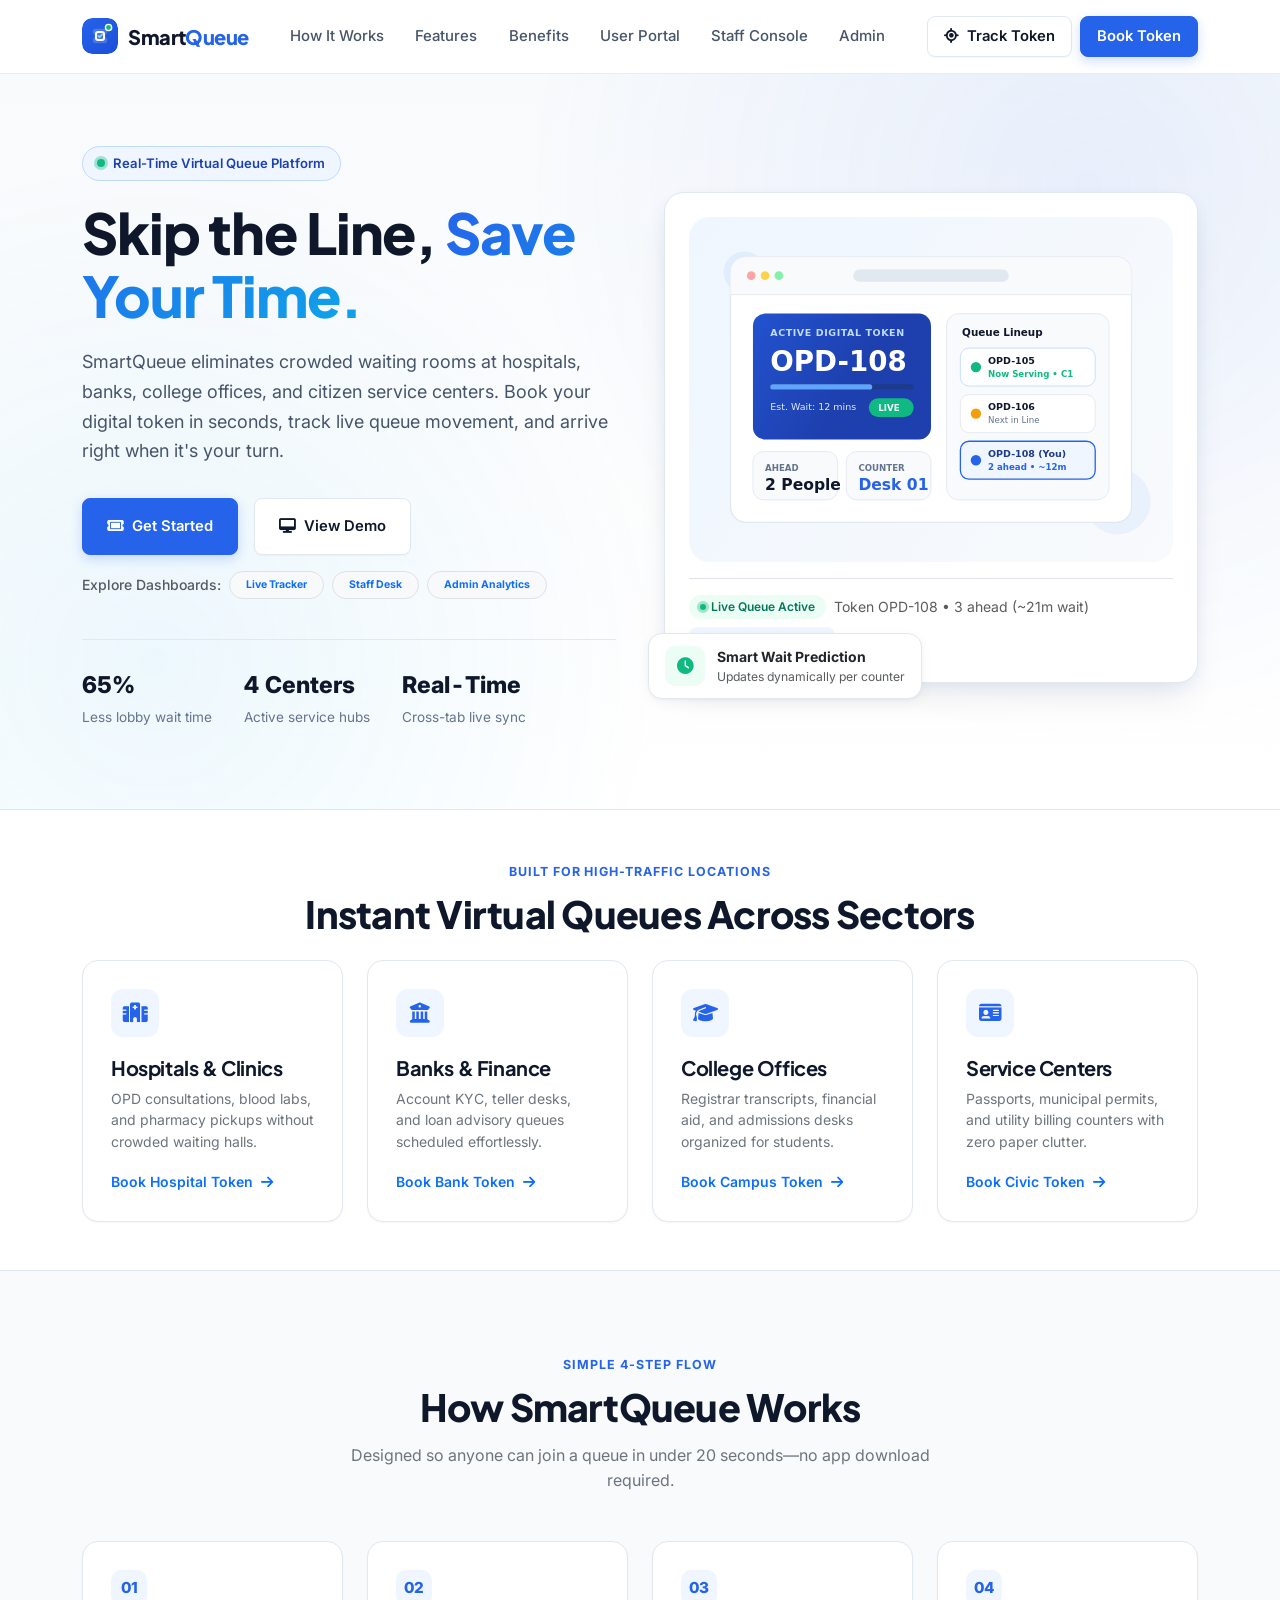
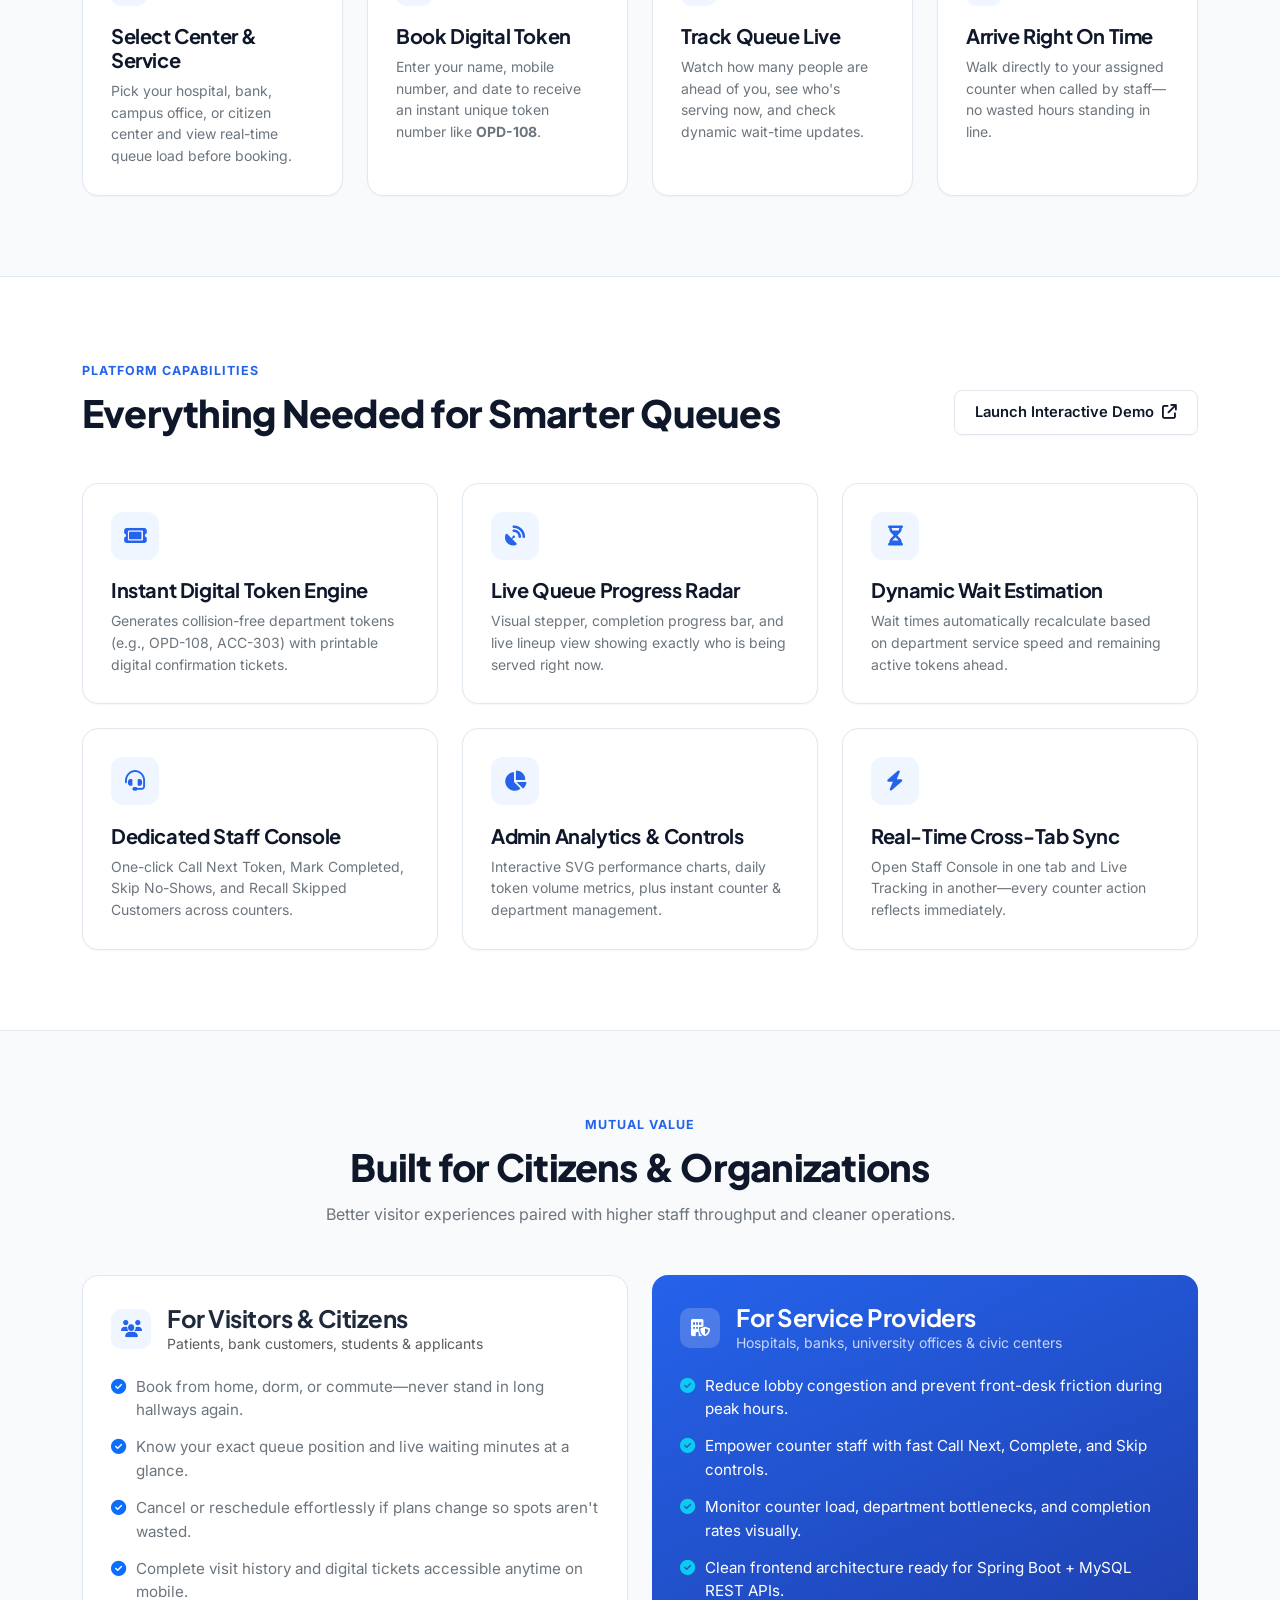
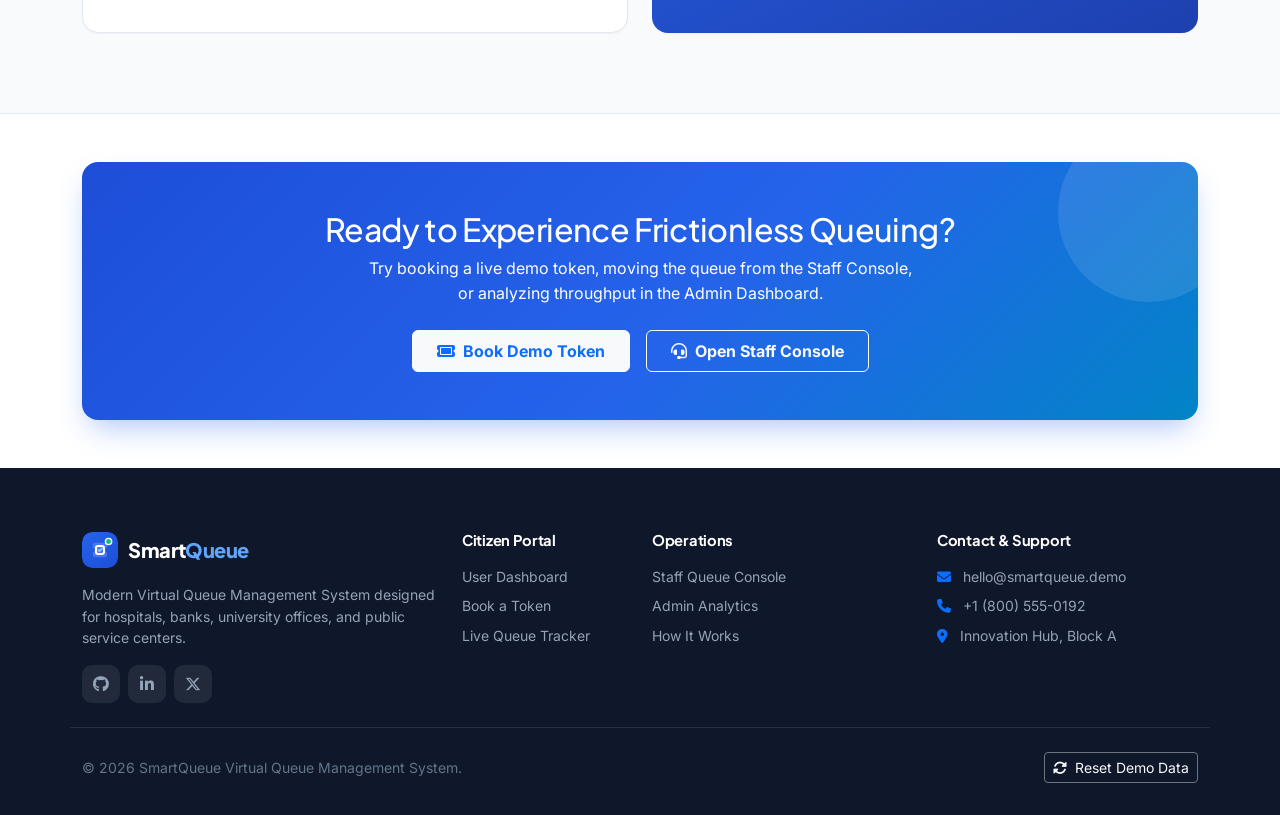
<file: index.html>
<!DOCTYPE html>
<html lang="en">
<head>
  <meta charset="UTF-8" />
  <meta name="viewport" content="width=device-width, initial-scale=1.0" />
  <title>SmartQueue – Virtual Queue Management System</title>
  <link rel="icon" type="image/svg+xml" href="assets/images/logo.svg" />
  <!-- Google Fonts: Plus Jakarta Sans & Inter -->
  <link rel="preconnect" href="https://fonts.googleapis.com" />
  <link rel="preconnect" href="https://fonts.gstatic.com" crossorigin />
  <link href="https://fonts.googleapis.com/css2?family=Inter:wght@400;500;600;700&family=Plus+Jakarta+Sans:wght@600;700;800&display=swap" rel="stylesheet" />
  <!-- Bootstrap 5 & Font Awesome Icons -->
  <link href="https://cdn.jsdelivr.net/npm/bootstrap@5.3.3/dist/css/bootstrap.min.css" rel="stylesheet" />
  <link href="https://cdnjs.cloudflare.com/ajax/libs/font-awesome/6.5.1/css/all.min.css" rel="stylesheet" />
  <!-- Custom SaaS Design System -->
  <link rel="stylesheet" href="css/style.css" />
</head>
<body class="landing-body" data-page="landing">

  <!-- Sticky Glassmorphic Navigation Bar -->
  <header class="landing-navbar">
    <div class="container py-3">
      <div class="d-flex align-items-center justify-content-between gap-3">
        <a href="index.html" class="brand-lockup">
          <img src="assets/images/logo.svg" alt="SmartQueue Logo" />
          <span>Smart<span class="brand-accent">Queue</span></span>
        </a>

        <!-- Desktop Navigation Links -->
        <nav class="d-none d-lg-flex align-items-center gap-1" aria-label="Primary navigation">
          <a href="#how-it-works" class="landing-nav-link">How It Works</a>
          <a href="#features" class="landing-nav-link">Features</a>
          <a href="#benefits" class="landing-nav-link">Benefits</a>
          <a href="dashboard.html" class="landing-nav-link">User Portal</a>
          <a href="staff.html" class="landing-nav-link">Staff Console</a>
          <a href="admin.html" class="landing-nav-link">Admin</a>
        </nav>

        <!-- Action Buttons & Mobile Toggle -->
        <div class="d-flex align-items-center gap-2">
          <a href="tracking.html" class="btn-sq-outline d-none d-sm-inline-flex py-2 px-3">
            <i class="fa-solid fa-location-crosshairs"></i> Track Token
          </a>
          <a href="booking.html" class="btn-sq-primary py-2 px-3">
            Book Token
          </a>
          <button type="button" class="mobile-menu-btn d-lg-none" id="landing-nav-toggle" aria-label="Toggle navigation">
            <i class="fa-solid fa-bars"></i>
          </button>
        </div>
      </div>

      <!-- Mobile Collapsible Nav Menu -->
      <div id="landing-nav-links" class="d-none flex-column gap-2 pt-3 mt-3 border-top d-lg-none">
        <a href="#how-it-works" class="landing-nav-link">How It Works</a>
        <a href="#features" class="landing-nav-link">Features</a>
        <a href="#benefits" class="landing-nav-link">Benefits</a>
        <a href="dashboard.html" class="landing-nav-link">User Dashboard</a>
        <a href="booking.html" class="landing-nav-link">Book a Token</a>
        <a href="tracking.html" class="landing-nav-link">Live Tracking</a>
        <a href="staff.html" class="landing-nav-link">Staff Dashboard</a>
        <a href="admin.html" class="landing-nav-link">Admin Dashboard</a>
      </div>
    </div>
  </header>

  <!-- Hero Section -->
  <section class="hero-section">
    <div class="container">
      <div class="row align-items-center g-5">
        <div class="col-lg-6">
          <div class="hero-pill">
            <span class="pulse-dot"></span>
            <span>Real-Time Virtual Queue Platform</span>
          </div>
          <h1 class="hero-title">
            Skip the Line, <span class="text-gradient">Save Your Time.</span>
          </h1>
          <p class="hero-subtitle">
            SmartQueue eliminates crowded waiting rooms at hospitals, banks, college offices, and citizen service centers. Book your digital token in seconds, track live queue movement, and arrive right when it's your turn.
          </p>

          <div class="d-flex flex-wrap align-items-center gap-3">
            <a href="booking.html" class="btn-sq-primary px-4 py-3">
              <i class="fa-solid fa-ticket"></i> Get Started
            </a>
            <a href="dashboard.html" class="btn-sq-outline px-4 py-3">
              <i class="fa-solid fa-desktop"></i> View Demo
            </a>
          </div>

          <!-- Quick Jump Links for Judges / Evaluators -->
          <div class="d-flex flex-wrap align-items-center gap-2 mt-3 small">
            <span class="text-muted fw-medium">Explore Dashboards:</span>
            <a href="tracking.html" class="badge rounded-pill text-bg-light border text-primary px-3 py-2 text-decoration-none">Live Tracker</a>
            <a href="staff.html" class="badge rounded-pill text-bg-light border text-primary px-3 py-2 text-decoration-none">Staff Desk</a>
            <a href="admin.html" class="badge rounded-pill text-bg-light border text-primary px-3 py-2 text-decoration-none">Admin Analytics</a>
          </div>

          <div class="hero-stats-strip">
            <div class="hero-stat-item">
              <strong class="tabular-nums">65%</strong>
              <span>Less lobby wait time</span>
            </div>
            <div class="hero-stat-item">
              <strong class="tabular-nums" id="hero-live-centers">4+</strong>
              <span>Active service hubs</span>
            </div>
            <div class="hero-stat-item">
              <strong class="tabular-nums">Real-Time</strong>
              <span>Cross-tab live sync</span>
            </div>
          </div>
        </div>

        <div class="col-lg-6">
          <div class="hero-preview-wrapper">
            <div class="hero-live-card">
              <img src="assets/images/hero-illustration.svg" alt="SmartQueue Virtual Queue Preview" class="img-fluid rounded-3" />
              <div class="mt-3 pt-3 border-top d-flex flex-wrap align-items-center justify-content-between gap-2">
                <div class="d-flex align-items-center gap-2 small">
                  <span class="sq-badge sq-badge-serving"><span class="pulse-dot" style="width:6px;height:6px;"></span> Live Queue Active</span>
                  <span class="text-muted" id="hero-active-summary">Demo Token OPD-108 ready to track</span>
                </div>
                <a href="tracking.html" class="btn-sq-soft py-1 px-3">
                  Open Tracker <i class="fa-solid fa-arrow-right"></i>
                </a>
              </div>
            </div>

            <div class="hero-floating-badge d-none d-md-flex">
              <div class="stat-icon green">
                <i class="fa-solid fa-clock"></i>
              </div>
              <div>
                <div class="fw-bold small text-dark">Smart Wait Prediction</div>
                <div class="text-muted" style="font-size:0.76rem;">Updates dynamically per counter</div>
              </div>
            </div>
          </div>
        </div>
      </div>
    </div>
  </section>

  <!-- Supported Sectors Quick Launch -->
  <section class="py-5 bg-white">
    <div class="container">
      <div class="text-center mb-4">
        <span class="section-eyebrow">Built For High-Traffic Locations</span>
        <h2 class="section-heading">Instant Virtual Queues Across Sectors</h2>
      </div>
      <div class="row g-4">
        <div class="col-sm-6 col-lg-3">
          <div class="sector-card">
            <div class="feature-icon-box"><i class="fa-solid fa-hospital"></i></div>
            <h5 class="fw-bold mb-2">Hospitals & Clinics</h5>
            <p class="small text-secondary mb-3">OPD consultations, blood labs, and pharmacy pickups without crowded waiting halls.</p>
            <a href="booking.html?center=ctr-1" class="small fw-semibold text-primary">Book Hospital Token <i class="fa-solid fa-arrow-right ms-1"></i></a>
          </div>
        </div>
        <div class="col-sm-6 col-lg-3">
          <div class="sector-card">
            <div class="feature-icon-box"><i class="fa-solid fa-building-columns"></i></div>
            <h5 class="fw-bold mb-2">Banks & Finance</h5>
            <p class="small text-secondary mb-3">Account KYC, teller desks, and loan advisory queues scheduled effortlessly.</p>
            <a href="booking.html?center=ctr-2" class="small fw-semibold text-primary">Book Bank Token <i class="fa-solid fa-arrow-right ms-1"></i></a>
          </div>
        </div>
        <div class="col-sm-6 col-lg-3">
          <div class="sector-card">
            <div class="feature-icon-box"><i class="fa-solid fa-graduation-cap"></i></div>
            <h5 class="fw-bold mb-2">College Offices</h5>
            <p class="small text-secondary mb-3">Registrar transcripts, financial aid, and admissions desks organized for students.</p>
            <a href="booking.html?center=ctr-3" class="small fw-semibold text-primary">Book Campus Token <i class="fa-solid fa-arrow-right ms-1"></i></a>
          </div>
        </div>
        <div class="col-sm-6 col-lg-3">
          <div class="sector-card">
            <div class="feature-icon-box"><i class="fa-solid fa-id-card"></i></div>
            <h5 class="fw-bold mb-2">Service Centers</h5>
            <p class="small text-secondary mb-3">Passports, municipal permits, and utility billing counters with zero paper clutter.</p>
            <a href="booking.html?center=ctr-4" class="small fw-semibold text-primary">Book Civic Token <i class="fa-solid fa-arrow-right ms-1"></i></a>
          </div>
        </div>
      </div>
    </div>
  </section>

  <!-- How It Works Section -->
  <section id="how-it-works" class="section-pad section-subtle">
    <div class="container">
      <div class="text-center mx-auto mb-5" style="max-width: 640px;">
        <span class="section-eyebrow">Simple 4-Step Flow</span>
        <h2 class="section-heading">How SmartQueue Works</h2>
        <p class="text-secondary">Designed so anyone can join a queue in under 20 seconds—no app download required.</p>
      </div>

      <div class="row g-4">
        <div class="col-md-6 col-lg-3">
          <div class="step-card">
            <div class="step-number">01</div>
            <h5 class="fw-bold mb-2">Select Center & Service</h5>
            <p class="small text-secondary mb-0">Pick your hospital, bank, campus office, or citizen center and view real-time queue load before booking.</p>
          </div>
        </div>
        <div class="col-md-6 col-lg-3">
          <div class="step-card">
            <div class="step-number">02</div>
            <h5 class="fw-bold mb-2">Book Digital Token</h5>
            <p class="small text-secondary mb-0">Enter your name, mobile number, and date to receive an instant unique token number like <strong>OPD-108</strong>.</p>
          </div>
        </div>
        <div class="col-md-6 col-lg-3">
          <div class="step-card">
            <div class="step-number">03</div>
            <h5 class="fw-bold mb-2">Track Queue Live</h5>
            <p class="small text-secondary mb-0">Watch how many people are ahead of you, see who's serving now, and check dynamic wait-time updates.</p>
          </div>
        </div>
        <div class="col-md-6 col-lg-3">
          <div class="step-card">
            <div class="step-number">04</div>
            <h5 class="fw-bold mb-2">Arrive Right On Time</h5>
            <p class="small text-secondary mb-0">Walk directly to your assigned counter when called by staff—no wasted hours standing in line.</p>
          </div>
        </div>
      </div>
    </div>
  </section>

  <!-- Features Section -->
  <section id="features" class="section-pad bg-white">
    <div class="container">
      <div class="d-flex flex-column flex-md-row justify-content-between align-items-md-end mb-5 gap-3">
        <div>
          <span class="section-eyebrow">Platform Capabilities</span>
          <h2 class="section-heading mb-0">Everything Needed for Smarter Queues</h2>
        </div>
        <a href="dashboard.html" class="btn-sq-outline">
          Launch Interactive Demo <i class="fa-solid fa-arrow-up-right-from-square"></i>
        </a>
      </div>

      <div class="row g-4">
        <div class="col-md-6 col-lg-4">
          <div class="feature-card">
            <div class="feature-icon-box"><i class="fa-solid fa-ticket"></i></div>
            <h5 class="fw-bold mb-2">Instant Digital Token Engine</h5>
            <p class="small text-secondary mb-0">Generates collision-free department tokens (e.g., OPD-108, ACC-303) with printable digital confirmation tickets.</p>
          </div>
        </div>
        <div class="col-md-6 col-lg-4">
          <div class="feature-card">
            <div class="feature-icon-box"><i class="fa-solid fa-satellite-dish"></i></div>
            <h5 class="fw-bold mb-2">Live Queue Progress Radar</h5>
            <p class="small text-secondary mb-0">Visual stepper, completion progress bar, and live lineup view showing exactly who is being served right now.</p>
          </div>
        </div>
        <div class="col-md-6 col-lg-4">
          <div class="feature-card">
            <div class="feature-icon-box"><i class="fa-solid fa-hourglass-half"></i></div>
            <h5 class="fw-bold mb-2">Dynamic Wait Estimation</h5>
            <p class="small text-secondary mb-0">Wait times automatically recalculate based on department service speed and remaining active tokens ahead.</p>
          </div>
        </div>
        <div class="col-md-6 col-lg-4">
          <div class="feature-card">
            <div class="feature-icon-box"><i class="fa-solid fa-headset"></i></div>
            <h5 class="fw-bold mb-2">Dedicated Staff Console</h5>
            <p class="small text-secondary mb-0">One-click Call Next Token, Mark Completed, Skip No-Shows, and Recall Skipped Customers across counters.</p>
          </div>
        </div>
        <div class="col-md-6 col-lg-4">
          <div class="feature-card">
            <div class="feature-icon-box"><i class="fa-solid fa-chart-pie"></i></div>
            <h5 class="fw-bold mb-2">Admin Analytics & Controls</h5>
            <p class="small text-secondary mb-0">Interactive SVG performance charts, daily token volume metrics, plus instant counter & department management.</p>
          </div>
        </div>
        <div class="col-md-6 col-lg-4">
          <div class="feature-card">
            <div class="feature-icon-box"><i class="fa-solid fa-bolt"></i></div>
            <h5 class="fw-bold mb-2">Real-Time Cross-Tab Sync</h5>
            <p class="small text-secondary mb-0">Open Staff Console in one tab and Live Tracking in another—every counter action reflects immediately.</p>
          </div>
        </div>
      </div>
    </div>
  </section>

  <!-- Benefits Section -->
  <section id="benefits" class="section-pad section-subtle">
    <div class="container">
      <div class="text-center mx-auto mb-5" style="max-width: 640px;">
        <span class="section-eyebrow">Mutual Value</span>
        <h2 class="section-heading">Built for Citizens & Organizations</h2>
        <p class="text-secondary">Better visitor experiences paired with higher staff throughput and cleaner operations.</p>
      </div>

      <div class="row g-4">
        <div class="col-lg-6">
          <div class="benefit-card">
            <div class="d-flex align-items-center gap-3 mb-3">
              <div class="stat-icon blue"><i class="fa-solid fa-users"></i></div>
              <div>
                <h3 class="h4 fw-bold mb-0">For Visitors & Citizens</h3>
                <p class="small text-muted mb-0">Patients, bank customers, students & applicants</p>
              </div>
            </div>
            <ul class="benefit-list text-secondary">
              <li><i class="fa-solid fa-circle-check text-primary mt-1"></i><span>Book from home, dorm, or commute—never stand in long hallways again.</span></li>
              <li><i class="fa-solid fa-circle-check text-primary mt-1"></i><span>Know your exact queue position and live waiting minutes at a glance.</span></li>
              <li><i class="fa-solid fa-circle-check text-primary mt-1"></i><span>Cancel or reschedule effortlessly if plans change so spots aren't wasted.</span></li>
              <li><i class="fa-solid fa-circle-check text-primary mt-1"></i><span>Complete visit history and digital tickets accessible anytime on mobile.</span></li>
            </ul>
          </div>
        </div>

        <div class="col-lg-6">
          <div class="benefit-card benefit-card-primary">
            <div class="d-flex align-items-center gap-3 mb-3">
              <div class="stat-icon" style="background: rgba(255,255,255,0.18); color:#ffffff;"><i class="fa-solid fa-building-shield"></i></div>
              <div>
                <h3 class="h4 fw-bold mb-0">For Service Providers</h3>
                <p class="small opacity-75 mb-0">Hospitals, banks, university offices & civic centers</p>
              </div>
            </div>
            <ul class="benefit-list">
              <li><i class="fa-solid fa-circle-check text-info mt-1"></i><span>Reduce lobby congestion and prevent front-desk friction during peak hours.</span></li>
              <li><i class="fa-solid fa-circle-check text-info mt-1"></i><span>Empower counter staff with fast Call Next, Complete, and Skip controls.</span></li>
              <li><i class="fa-solid fa-circle-check text-info mt-1"></i><span>Monitor counter load, department bottlenecks, and completion rates visually.</span></li>
              <li><i class="fa-solid fa-circle-check text-info mt-1"></i><span>Clean frontend architecture ready for Spring Boot + MySQL REST APIs.</span></li>
            </ul>
          </div>
        </div>
      </div>
    </div>
  </section>

  <!-- CTA Banner -->
  <section class="py-5 bg-white">
    <div class="container">
      <div class="token-spotlight-card text-center py-5 px-4">
        <div class="position-relative" style="z-index:1;">
          <h2 class="text-white fw-extrabold mb-2">Ready to Experience Frictionless Queuing?</h2>
          <p class="opacity-90 mx-auto mb-4" style="max-width: 560px;">
            Try booking a live demo token, moving the queue from the Staff Console, or analyzing throughput in the Admin Dashboard.
          </p>
          <div class="d-flex flex-wrap justify-content-center gap-3">
            <a href="booking.html" class="btn btn-light text-primary fw-bold px-4 py-2">
              <i class="fa-solid fa-ticket me-1"></i> Book Demo Token
            </a>
            <a href="staff.html" class="btn btn-outline-light fw-bold px-4 py-2">
              <i class="fa-solid fa-headset me-1"></i> Open Staff Console
            </a>
          </div>
        </div>
      </div>
    </div>
  </section>

  <!-- Footer -->
  <footer class="landing-footer">
    <div class="container">
      <div class="row g-4 pb-4 border-bottom" style="border-color: rgba(255,255,255,0.1) !important;">
        <div class="col-lg-4">
          <div class="brand-lockup text-white mb-3">
            <img src="assets/images/logo.svg" alt="SmartQueue Logo" />
            <span>Smart<span style="color:#60A5FA;">Queue</span></span>
          </div>
          <p class="small text-secondary mb-3" style="color:#94a3b8 !important;">
            Modern Virtual Queue Management System designed for hospitals, banks, university offices, and public service centers.
          </p>
          <div class="d-flex gap-2">
            <a href="#contact-support" class="social-btn" data-social-toast="GitHub repository ready for hackathon export" aria-label="GitHub"><i class="fa-brands fa-github"></i></a>
            <a href="#contact-support" class="social-btn" data-social-toast="Connected to SmartQueue LinkedIn showcase" aria-label="LinkedIn"><i class="fa-brands fa-linkedin-in"></i></a>
            <a href="#contact-support" class="social-btn" data-social-toast="SmartQueue updates feed active" aria-label="X Twitter"><i class="fa-brands fa-x-twitter"></i></a>
          </div>
        </div>

        <div class="col-6 col-md-4 col-lg-2">
          <h6>Citizen Portal</h6>
          <ul class="list-unstyled d-flex flex-column gap-2 small">
            <li><a href="dashboard.html">User Dashboard</a></li>
            <li><a href="booking.html">Book a Token</a></li>
            <li><a href="tracking.html">Live Queue Tracker</a></li>
          </ul>
        </div>

        <div class="col-6 col-md-4 col-lg-3">
          <h6>Operations</h6>
          <ul class="list-unstyled d-flex flex-column gap-2 small">
            <li><a href="staff.html">Staff Queue Console</a></li>
            <li><a href="admin.html">Admin Analytics</a></li>
            <li><a href="#how-it-works">How It Works</a></li>
          </ul>
        </div>

        <div class="col-md-4 col-lg-3" id="contact-support">
          <h6>Contact & Support</h6>
          <ul class="list-unstyled d-flex flex-column gap-2 small" style="color:#94a3b8;">
            <li><i class="fa-solid fa-envelope me-2 text-primary"></i> hello@smartqueue.demo</li>
            <li><i class="fa-solid fa-phone me-2 text-primary"></i> +1 (800) 555-0192</li>
            <li><i class="fa-solid fa-location-dot me-2 text-primary"></i> Innovation Hub, Block A</li>
          </ul>
        </div>
      </div>

      <div class="pt-4 d-flex flex-column flex-sm-row justify-content-between align-items-center gap-2 small" style="color:#64748b;">
        <span>© 2026 SmartQueue Virtual Queue Management System.</span>
        <button type="button" class="btn btn-sm btn-outline-secondary text-light border-secondary" data-action="reset-demo">
          <i class="fa-solid fa-rotate me-1"></i> Reset Demo Data
        </button>
      </div>
    </div>
  </footer>

  <script src="https://cdn.jsdelivr.net/npm/bootstrap@5.3.3/dist/js/bootstrap.bundle.min.js"></script>
  <script src="js/main.js"></script>
  <script>
    // Landing page live state summary & social link feedback
    document.addEventListener('DOMContentLoaded', () => {
      const SQ = window.SmartQueue;
      if (!SQ) return;

      const state = SQ.getState();
      const centersEl = document.getElementById('hero-live-centers');
      const summaryEl = document.getElementById('hero-active-summary');
      const activeTok = SQ.getActiveUserToken(state);

      if (centersEl) centersEl.textContent = `${state.centers.length} Centers`;
      if (summaryEl && activeTok) {
        const m = SQ.computeQueueMetrics(state, activeTok);
        summaryEl.textContent = `Token ${activeTok.tokenNumber} • ${m.peopleAhead} ahead (~${m.estimatedWait}m wait)`;
      }

      document.querySelectorAll('[data-social-toast]').forEach((link) => {
        link.addEventListener('click', (e) => {
          e.preventDefault();
          SQ.showToast('SmartQueue Connect', link.dataset.socialToast, 'info');
        });
      });
    });
  </script>
</body>
</html>
</file>
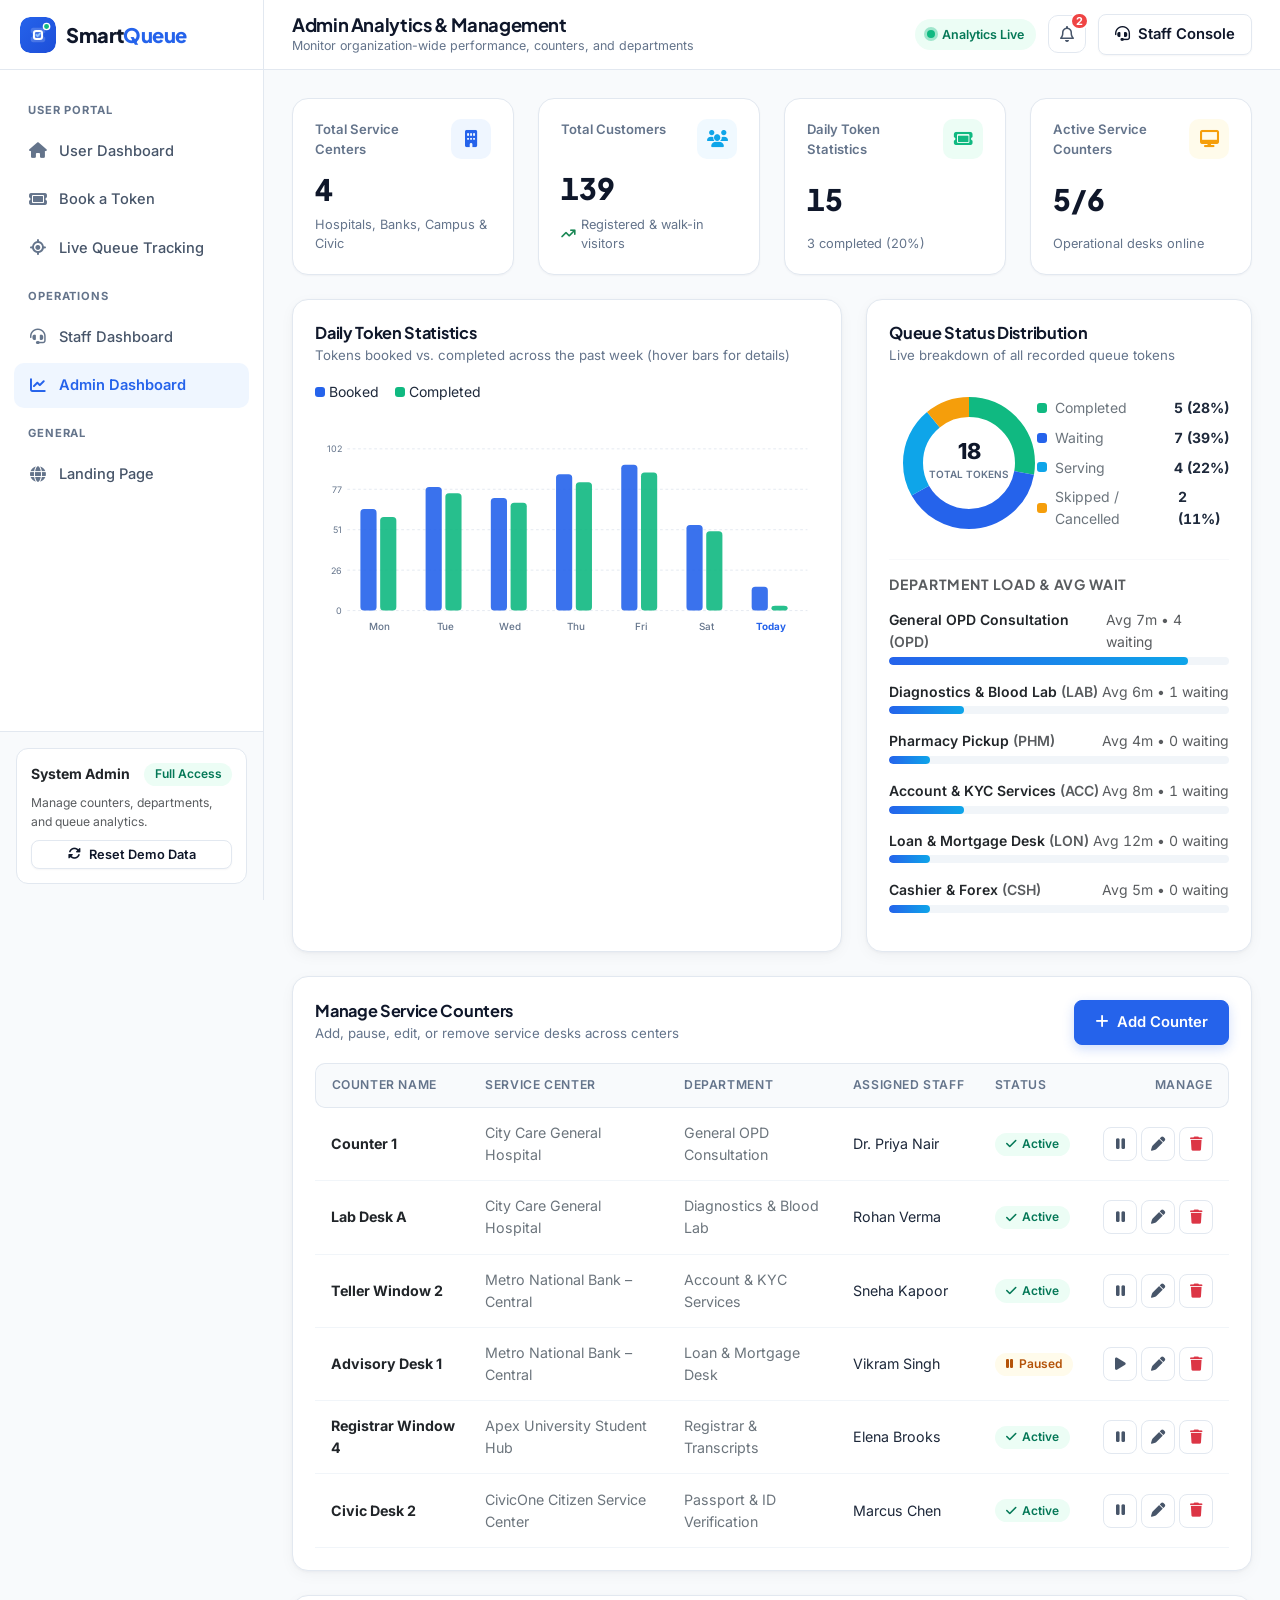
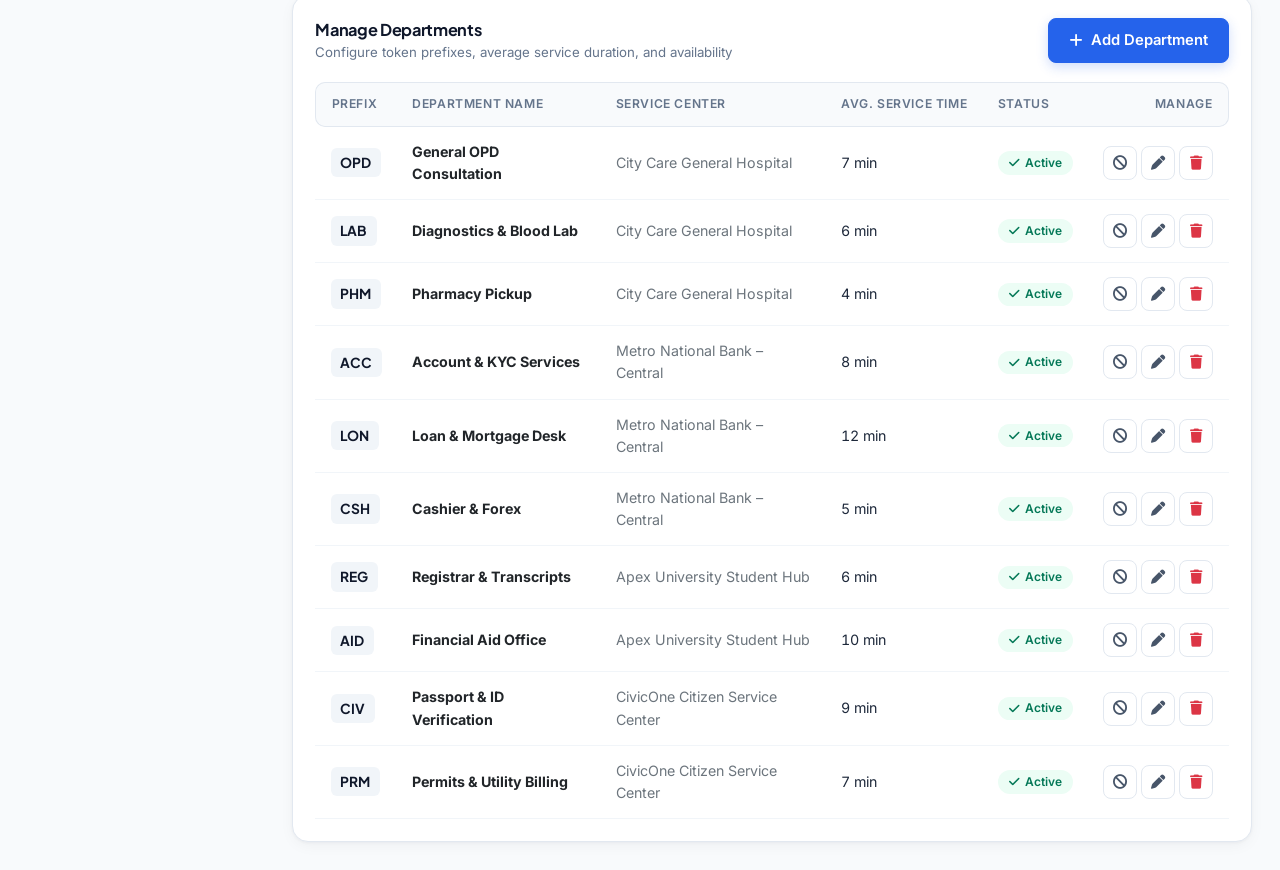
<file: admin.html>
<!DOCTYPE html>
<html lang="en">
<head>
  <meta charset="UTF-8" />
  <meta name="viewport" content="width=device-width, initial-scale=1.0" />
  <title>Admin Dashboard – SmartQueue</title>
  <link rel="icon" type="image/svg+xml" href="assets/images/logo.svg" />
  <link rel="preconnect" href="https://fonts.googleapis.com" />
  <link rel="preconnect" href="https://fonts.gstatic.com" crossorigin />
  <link href="https://fonts.googleapis.com/css2?family=Inter:wght@400;500;600;700&family=Plus+Jakarta+Sans:wght@600;700;800&display=swap" rel="stylesheet" />
  <link href="https://cdn.jsdelivr.net/npm/bootstrap@5.3.3/dist/css/bootstrap.min.css" rel="stylesheet" />
  <link href="https://cdnjs.cloudflare.com/ajax/libs/font-awesome/6.5.1/css/all.min.css" rel="stylesheet" />
  <link rel="stylesheet" href="css/style.css" />
</head>
<body data-page="admin-dashboard">

  <div class="app-shell">
    <div class="sq-sidebar-backdrop" id="sq-sidebar-backdrop"></div>

    <!-- Sidebar -->
    <aside class="sq-sidebar" id="sq-sidebar" aria-label="Dashboard sidebar">
      <div class="sq-sidebar-header">
        <a href="index.html" class="brand-lockup">
          <img src="assets/images/logo.svg" alt="SmartQueue Logo" />
          <span>Smart<span class="brand-accent">Queue</span></span>
        </a>
        <button type="button" class="btn-icon d-lg-none" id="sq-sidebar-close" aria-label="Close sidebar">
          <i class="fa-solid fa-xmark"></i>
        </button>
      </div>

      <nav class="sq-sidebar-nav">
        <div class="nav-section-label">User Portal</div>
        <a href="dashboard.html" class="sq-nav-item">
          <i class="fa-solid fa-house"></i>
          <span>User Dashboard</span>
        </a>
        <a href="booking.html" class="sq-nav-item">
          <i class="fa-solid fa-ticket"></i>
          <span>Book a Token</span>
        </a>
        <a href="tracking.html" class="sq-nav-item">
          <i class="fa-solid fa-location-crosshairs"></i>
          <span>Live Queue Tracking</span>
        </a>

        <div class="nav-section-label">Operations</div>
        <a href="staff.html" class="sq-nav-item">
          <i class="fa-solid fa-headset"></i>
          <span>Staff Dashboard</span>
        </a>
        <a href="admin.html" class="sq-nav-item active">
          <i class="fa-solid fa-chart-line"></i>
          <span>Admin Dashboard</span>
        </a>

        <div class="nav-section-label">General</div>
        <a href="index.html" class="sq-nav-item">
          <i class="fa-solid fa-globe"></i>
          <span>Landing Page</span>
        </a>
      </nav>

      <div class="sq-sidebar-footer">
        <div class="sidebar-demo-box">
          <div class="d-flex align-items-center justify-content-between mb-2">
            <span class="small fw-bold text-dark">System Admin</span>
            <span class="sq-badge sq-badge-active">Full Access</span>
          </div>
          <p class="text-muted mb-2" style="font-size:0.76rem;">Manage counters, departments, and queue analytics.</p>
          <button type="button" class="btn-sq-outline w-100 py-1" style="font-size:0.8rem;" data-action="reset-demo">
            <i class="fa-solid fa-rotate"></i> Reset Demo Data
          </button>
        </div>
      </div>
    </aside>

    <!-- Main Workspace -->
    <div class="sq-main">
      <header class="sq-topbar">
        <div class="d-flex align-items-center gap-3">
          <button type="button" class="mobile-menu-btn" id="sq-mobile-menu-btn" aria-label="Open menu">
            <i class="fa-solid fa-bars"></i>
          </button>
          <div class="topbar-title-group">
            <h1>Admin Analytics & Management</h1>
            <p>Monitor organization-wide performance, counters, and departments</p>
          </div>
        </div>

        <div class="topbar-actions">
          <div class="live-dot-pill">
            <span class="pulse-dot"></span>
            <span class="hide-xs">Analytics Live</span>
          </div>

          <div class="notif-wrapper">
            <button type="button" class="notif-bell-btn" id="sq-notif-btn" aria-label="Notifications">
              <i class="fa-regular fa-bell"></i>
              <span class="notif-count-dot" id="sq-notif-count">0</span>
            </button>
            <div class="notif-dropdown" id="sq-notif-dropdown">
              <div class="p-3 border-bottom d-flex justify-content-between align-items-center">
                <strong class="small">Queue Alerts</strong>
                <span class="badge bg-primary-subtle text-primary rounded-pill">Live</span>
              </div>
              <div id="sq-notif-list"></div>
            </div>
          </div>

          <a href="staff.html" class="btn-sq-outline d-none d-sm-inline-flex py-2 px-3">
            <i class="fa-solid fa-headset"></i> Staff Console
          </a>
        </div>
      </header>

      <main class="sq-content">
        <!-- 4 Admin KPI Cards -->
        <div class="row g-3 g-lg-4 mb-4">
          <div class="col-sm-6 col-xl-3">
            <div class="stat-card">
              <div class="stat-card-top">
                <span class="stat-label">Total Service Centers</span>
                <span class="stat-icon blue"><i class="fa-solid fa-building"></i></span>
              </div>
              <div class="stat-value" id="admin-stat-centers">0</div>
              <div class="stat-meta">Hospitals, Banks, Campus & Civic</div>
            </div>
          </div>

          <div class="col-sm-6 col-xl-3">
            <div class="stat-card">
              <div class="stat-card-top">
                <span class="stat-label">Total Customers</span>
                <span class="stat-icon sky"><i class="fa-solid fa-users"></i></span>
              </div>
              <div class="stat-value" id="admin-stat-customers">0</div>
              <div class="stat-meta"><i class="fa-solid fa-arrow-trend-up text-success"></i> Registered & walk-in visitors</div>
            </div>
          </div>

          <div class="col-sm-6 col-xl-3">
            <div class="stat-card">
              <div class="stat-card-top">
                <span class="stat-label">Daily Token Statistics</span>
                <span class="stat-icon green"><i class="fa-solid fa-ticket"></i></span>
              </div>
              <div class="stat-value" id="admin-stat-daily">0</div>
              <div class="stat-meta" id="admin-stat-daily-sub">0 completed today</div>
            </div>
          </div>

          <div class="col-sm-6 col-xl-3">
            <div class="stat-card">
              <div class="stat-card-top">
                <span class="stat-label">Active Service Counters</span>
                <span class="stat-icon amber"><i class="fa-solid fa-desktop"></i></span>
              </div>
              <div class="stat-value" id="admin-stat-counters">0/0</div>
              <div class="stat-meta">Operational desks online</div>
            </div>
          </div>
        </div>

        <!-- Queue Performance Charts -->
        <div class="row g-4 mb-4">
          <div class="col-lg-7">
            <div class="sq-card h-100">
              <div class="sq-card-header">
                <div>
                  <h3 class="sq-card-title">Daily Token Statistics</h3>
                  <p class="sq-card-subtitle">Tokens booked vs. completed across the past week (hover bars for details)</p>
                </div>
                <div class="d-flex align-items-center gap-3 small">
                  <span><span style="display:inline-block;width:10px;height:10px;border-radius:3px;background:#2563EB;"></span> Booked</span>
                  <span><span style="display:inline-block;width:10px;height:10px;border-radius:3px;background:#10B981;"></span> Completed</span>
                </div>
              </div>
              <div class="svg-chart-wrap" id="admin-bar-chart"></div>
            </div>
          </div>

          <div class="col-lg-5">
            <div class="sq-card h-100">
              <div class="sq-card-header">
                <div>
                  <h3 class="sq-card-title">Queue Status Distribution</h3>
                  <p class="sq-card-subtitle">Live breakdown of all recorded queue tokens</p>
                </div>
              </div>
              <div class="row align-items-center g-3">
                <div class="col-sm-5 text-center" id="admin-donut-chart"></div>
                <div class="col-sm-7" id="admin-donut-legend"></div>
              </div>
              <hr class="my-3" style="border-color: var(--sq-border);" />
              <h6 class="small fw-bold text-uppercase text-muted mb-3" style="letter-spacing:0.06em;">Department Load & Avg Wait</h6>
              <div id="admin-dept-perf"></div>
            </div>
          </div>
        </div>

        <!-- Manage Service Counters -->
        <div class="sq-card mb-4">
          <div class="sq-card-header">
            <div>
              <h3 class="sq-card-title">Manage Service Counters</h3>
              <p class="sq-card-subtitle">Add, pause, edit, or remove service desks across centers</p>
            </div>
            <button type="button" id="btn-add-counter" class="btn-sq-primary">
              <i class="fa-solid fa-plus"></i> Add Counter
            </button>
          </div>

          <div class="sq-table-responsive">
            <table class="sq-table">
              <thead>
                <tr>
                  <th>Counter Name</th>
                  <th>Service Center</th>
                  <th>Department</th>
                  <th>Assigned Staff</th>
                  <th>Status</th>
                  <th class="text-end">Manage</th>
                </tr>
              </thead>
              <tbody id="admin-counters-tbody"></tbody>
            </table>
          </div>
        </div>

        <!-- Manage Departments -->
        <div class="sq-card">
          <div class="sq-card-header">
            <div>
              <h3 class="sq-card-title">Manage Departments</h3>
              <p class="sq-card-subtitle">Configure token prefixes, average service duration, and availability</p>
            </div>
            <button type="button" id="btn-add-department" class="btn-sq-primary">
              <i class="fa-solid fa-plus"></i> Add Department
            </button>
          </div>

          <div class="sq-table-responsive">
            <table class="sq-table">
              <thead>
                <tr>
                  <th>Prefix</th>
                  <th>Department Name</th>
                  <th>Service Center</th>
                  <th>Avg. Service Time</th>
                  <th>Status</th>
                  <th class="text-end">Manage</th>
                </tr>
              </thead>
              <tbody id="admin-departments-tbody"></tbody>
            </table>
          </div>
        </div>
      </main>
    </div>
  </div>

  <script src="https://cdn.jsdelivr.net/npm/bootstrap@5.3.3/dist/js/bootstrap.bundle.min.js"></script>
  <script src="js/main.js"></script>
  <script src="js/dashboard.js"></script>
</body>
</html>
</file>
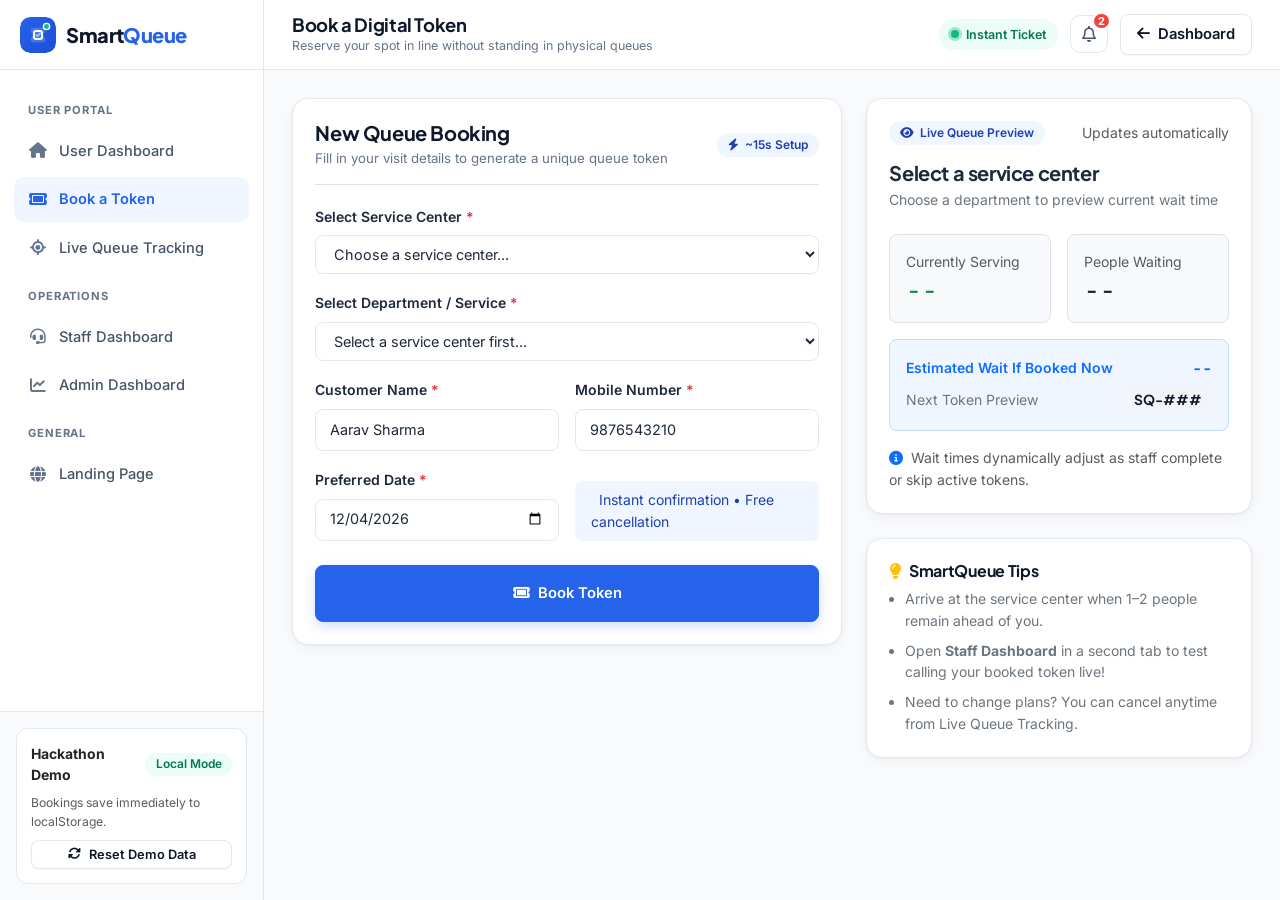
<file: booking.html>
<!DOCTYPE html>
<html lang="en">
<head>
  <meta charset="UTF-8" />
  <meta name="viewport" content="width=device-width, initial-scale=1.0" />
  <title>Book a Token – SmartQueue</title>
  <link rel="icon" type="image/svg+xml" href="assets/images/logo.svg" />
  <link rel="preconnect" href="https://fonts.googleapis.com" />
  <link rel="preconnect" href="https://fonts.gstatic.com" crossorigin />
  <link href="https://fonts.googleapis.com/css2?family=Inter:wght@400;500;600;700&family=Plus+Jakarta+Sans:wght@600;700;800&display=swap" rel="stylesheet" />
  <link href="https://cdn.jsdelivr.net/npm/bootstrap@5.3.3/dist/css/bootstrap.min.css" rel="stylesheet" />
  <link href="https://cdnjs.cloudflare.com/ajax/libs/font-awesome/6.5.1/css/all.min.css" rel="stylesheet" />
  <link rel="stylesheet" href="css/style.css" />
</head>
<body data-page="booking">

  <div class="app-shell">
    <div class="sq-sidebar-backdrop" id="sq-sidebar-backdrop"></div>

    <!-- Sidebar -->
    <aside class="sq-sidebar" id="sq-sidebar" aria-label="Dashboard sidebar">
      <div class="sq-sidebar-header">
        <a href="index.html" class="brand-lockup">
          <img src="assets/images/logo.svg" alt="SmartQueue Logo" />
          <span>Smart<span class="brand-accent">Queue</span></span>
        </a>
        <button type="button" class="btn-icon d-lg-none" id="sq-sidebar-close" aria-label="Close sidebar">
          <i class="fa-solid fa-xmark"></i>
        </button>
      </div>

      <nav class="sq-sidebar-nav">
        <div class="nav-section-label">User Portal</div>
        <a href="dashboard.html" class="sq-nav-item">
          <i class="fa-solid fa-house"></i>
          <span>User Dashboard</span>
        </a>
        <a href="booking.html" class="sq-nav-item active">
          <i class="fa-solid fa-ticket"></i>
          <span>Book a Token</span>
        </a>
        <a href="tracking.html" class="sq-nav-item">
          <i class="fa-solid fa-location-crosshairs"></i>
          <span>Live Queue Tracking</span>
        </a>

        <div class="nav-section-label">Operations</div>
        <a href="staff.html" class="sq-nav-item">
          <i class="fa-solid fa-headset"></i>
          <span>Staff Dashboard</span>
        </a>
        <a href="admin.html" class="sq-nav-item">
          <i class="fa-solid fa-chart-line"></i>
          <span>Admin Dashboard</span>
        </a>

        <div class="nav-section-label">General</div>
        <a href="index.html" class="sq-nav-item">
          <i class="fa-solid fa-globe"></i>
          <span>Landing Page</span>
        </a>
      </nav>

      <div class="sq-sidebar-footer">
        <div class="sidebar-demo-box">
          <div class="d-flex align-items-center justify-content-between mb-2">
            <span class="small fw-bold text-dark">Hackathon Demo</span>
            <span class="sq-badge sq-badge-active">Local Mode</span>
          </div>
          <p class="text-muted mb-2" style="font-size:0.76rem;">Bookings save immediately to localStorage.</p>
          <button type="button" class="btn-sq-outline w-100 py-1" style="font-size:0.8rem;" data-action="reset-demo">
            <i class="fa-solid fa-rotate"></i> Reset Demo Data
          </button>
        </div>
      </div>
    </aside>

    <!-- Main Workspace -->
    <div class="sq-main">
      <header class="sq-topbar">
        <div class="d-flex align-items-center gap-3">
          <button type="button" class="mobile-menu-btn" id="sq-mobile-menu-btn" aria-label="Open menu">
            <i class="fa-solid fa-bars"></i>
          </button>
          <div class="topbar-title-group">
            <h1>Book a Digital Token</h1>
            <p>Reserve your spot in line without standing in physical queues</p>
          </div>
        </div>

        <div class="topbar-actions">
          <div class="live-dot-pill">
            <span class="pulse-dot"></span>
            <span class="hide-xs">Instant Ticket</span>
          </div>

          <div class="notif-wrapper">
            <button type="button" class="notif-bell-btn" id="sq-notif-btn" aria-label="Notifications">
              <i class="fa-regular fa-bell"></i>
              <span class="notif-count-dot" id="sq-notif-count">0</span>
            </button>
            <div class="notif-dropdown" id="sq-notif-dropdown">
              <div class="p-3 border-bottom d-flex justify-content-between align-items-center">
                <strong class="small">Queue Alerts</strong>
                <span class="badge bg-primary-subtle text-primary rounded-pill">Live</span>
              </div>
              <div id="sq-notif-list"></div>
            </div>
          </div>

          <a href="dashboard.html" class="btn-sq-outline d-none d-sm-inline-flex py-2 px-3">
            <i class="fa-solid fa-arrow-left"></i> Dashboard
          </a>
        </div>
      </header>

      <main class="sq-content">
        <div class="row g-4">
          <!-- Booking Form Card -->
          <div class="col-lg-7">
            <div class="sq-card" id="booking-form-card">
              <div class="sq-card-header border-bottom pb-3">
                <div>
                  <h2 class="sq-card-title fs-5">New Queue Booking</h2>
                  <p class="sq-card-subtitle">Fill in your visit details to generate a unique queue token</p>
                </div>
                <span class="sq-badge sq-badge-waiting"><i class="fa-solid fa-bolt"></i> ~15s Setup</span>
              </div>

              <form id="booking-form" novalidate>
                <div class="row g-3">
                  <!-- Service Center -->
                  <div class="col-12">
                    <label for="book-center" class="form-label fw-semibold small">
                      Select Service Center <span class="text-danger">*</span>
                    </label>
                    <select id="book-center" class="sq-select" required>
                      <option value="">Choose a service center...</option>
                    </select>
                    <div class="sq-field-error" id="err-center">Please select a service center.</div>
                  </div>

                  <!-- Department / Service -->
                  <div class="col-12">
                    <label for="book-department" class="form-label fw-semibold small">
                      Select Department / Service <span class="text-danger">*</span>
                    </label>
                    <select id="book-department" class="sq-select" disabled required>
                      <option value="">Select a service center first...</option>
                    </select>
                    <div class="sq-field-error" id="err-dept">Please select a department or service.</div>
                  </div>

                  <!-- Customer Name -->
                  <div class="col-md-6">
                    <label for="book-name" class="form-label fw-semibold small">
                      Customer Name <span class="text-danger">*</span>
                    </label>
                    <input type="text" id="book-name" class="sq-input" placeholder="e.g., Aarav Sharma" required />
                    <div class="sq-field-error" id="err-name">Please enter customer full name.</div>
                  </div>

                  <!-- Mobile Number -->
                  <div class="col-md-6">
                    <label for="book-phone" class="form-label fw-semibold small">
                      Mobile Number <span class="text-danger">*</span>
                    </label>
                    <input type="tel" id="book-phone" class="sq-input" placeholder="e.g., 9876543210" required />
                    <div class="sq-field-error" id="err-phone">Please enter a valid 10-digit mobile number.</div>
                  </div>

                  <!-- Preferred Date -->
                  <div class="col-md-6">
                    <label for="book-date" class="form-label fw-semibold small">
                      Preferred Date <span class="text-danger">*</span>
                    </label>
                    <input type="date" id="book-date" class="sq-input" required />
                    <div class="sq-field-error" id="err-date">Please select today or a future date.</div>
                  </div>

                  <!-- Helpful Tip -->
                  <div class="col-md-6 d-flex align-items-end">
                    <div class="w-100 p-2 px-3 rounded-3 small" style="background: var(--sq-primary-light); color: var(--sq-primary-dark);">
                      <i class="fa-solid fa-shield-check me-1"></i> Instant confirmation • Free cancellation
                    </div>
                  </div>

                  <div class="col-12 pt-2">
                    <button type="submit" class="btn-sq-primary w-100 py-3">
                      <i class="fa-solid fa-ticket"></i> Book Token
                    </button>
                  </div>
                </div>
              </form>
            </div>

            <!-- Token Confirmation Card (Displayed After Booking) -->
            <div class="token-ticket-card d-none" id="booking-confirmation-card">
              <div class="d-flex flex-wrap align-items-center justify-content-between gap-2 mb-3">
                <span class="sq-badge sq-badge-serving"><i class="fa-solid fa-circle-check"></i> Booking Confirmed</span>
                <span class="small text-muted">Digital Queue Pass</span>
              </div>

              <div class="text-center py-3 rounded-4 mb-3" style="background: var(--sq-primary-light);">
                <div class="small fw-semibold text-primary text-uppercase" style="letter-spacing: 0.08em;">Your Unique Token Number</div>
                <div class="token-code-display text-primary my-1" id="confirm-token-number">OPD-110</div>
                <div class="small text-secondary" id="confirm-position">#1 in queue</div>
              </div>

              <div class="row g-3 small">
                <div class="col-sm-6">
                  <div class="text-muted">Service Center</div>
                  <div class="fw-bold text-dark" id="confirm-center">--</div>
                </div>
                <div class="col-sm-6">
                  <div class="text-muted">Department / Service</div>
                  <div class="fw-bold text-dark" id="confirm-department">--</div>
                </div>
                <div class="col-sm-6">
                  <div class="text-muted">Assigned Counter</div>
                  <div class="fw-bold text-dark" id="confirm-counter">--</div>
                </div>
                <div class="col-sm-6">
                  <div class="text-muted">Estimated Waiting Time</div>
                  <div class="fw-bold text-primary" id="confirm-wait">--</div>
                </div>
                <div class="col-sm-6">
                  <div class="text-muted">Customer Name</div>
                  <div class="fw-semibold text-dark" id="confirm-customer">--</div>
                </div>
                <div class="col-sm-6">
                  <div class="text-muted">Mobile & Date</div>
                  <div class="fw-semibold text-dark"><span id="confirm-phone">--</span> • <span id="confirm-date">--</span></div>
                </div>
              </div>

              <div class="token-ticket-divider"></div>

              <div class="d-flex flex-wrap gap-2 justify-content-between no-print">
                <div class="d-flex flex-wrap gap-2">
                  <a href="tracking.html" id="confirm-track-link" class="btn-sq-primary">
                    <i class="fa-solid fa-location-crosshairs"></i> Track Live Queue
                  </a>
                  <button type="button" id="btn-print-ticket" class="btn-sq-outline">
                    <i class="fa-solid fa-print"></i> Print Pass
                  </button>
                </div>
                <button type="button" id="btn-book-another" class="btn-sq-soft">
                  <i class="fa-solid fa-plus"></i> Book Another
                </button>
              </div>
            </div>
          </div>

          <!-- Right Column: Live Queue Preview -->
          <div class="col-lg-5">
            <div class="sq-card mb-4">
              <div class="d-flex align-items-center justify-content-between mb-3">
                <span class="sq-badge sq-badge-waiting"><i class="fa-solid fa-eye"></i> Live Queue Preview</span>
                <span class="small text-muted">Updates automatically</span>
              </div>

              <h3 class="h5 fw-bold mb-1" id="preview-center-name">Select a service center</h3>
              <p class="small text-secondary mb-4" id="preview-dept-name">Choose a department to preview current wait time</p>

              <div class="row g-3 mb-3">
                <div class="col-6">
                  <div class="p-3 rounded-3 border bg-light">
                    <div class="small text-muted mb-1">Currently Serving</div>
                    <div class="h4 fw-extrabold mb-0 tabular-nums text-success" id="preview-serving-now">--</div>
                  </div>
                </div>
                <div class="col-6">
                  <div class="p-3 rounded-3 border bg-light">
                    <div class="small text-muted mb-1">People Waiting</div>
                    <div class="h4 fw-extrabold mb-0 tabular-nums text-dark" id="preview-waiting-count">--</div>
                  </div>
                </div>
              </div>

              <div class="p-3 rounded-3 border mb-3" style="background: var(--sq-primary-light); border-color: var(--sq-primary-border) !important;">
                <div class="d-flex justify-content-between align-items-center mb-1">
                  <span class="small fw-semibold text-primary">Estimated Wait If Booked Now</span>
                  <strong class="text-primary tabular-nums" id="preview-est-wait">--</strong>
                </div>
                <div class="d-flex justify-content-between align-items-center small text-secondary">
                  <span>Next Token Preview</span>
                  <span class="token-chip" id="preview-next-prefix">SQ-###</span>
                </div>
              </div>

              <div class="small text-muted">
                <i class="fa-solid fa-circle-info me-1 text-primary"></i>
                Wait times dynamically adjust as staff complete or skip active tokens.
              </div>
            </div>

            <div class="sq-card">
              <h6 class="fw-bold mb-2"><i class="fa-solid fa-lightbulb text-warning me-2"></i>SmartQueue Tips</h6>
              <ul class="small text-secondary ps-3 mb-0 d-flex flex-column gap-2">
                <li>Arrive at the service center when 1–2 people remain ahead of you.</li>
                <li>Open <strong>Staff Dashboard</strong> in a second tab to test calling your booked token live!</li>
                <li>Need to change plans? You can cancel anytime from Live Queue Tracking.</li>
              </ul>
            </div>
          </div>
        </div>
      </main>
    </div>
  </div>

  <script src="https://cdn.jsdelivr.net/npm/bootstrap@5.3.3/dist/js/bootstrap.bundle.min.js"></script>
  <script src="js/main.js"></script>
  <script src="js/booking.js"></script>
</body>
</html>
</file>
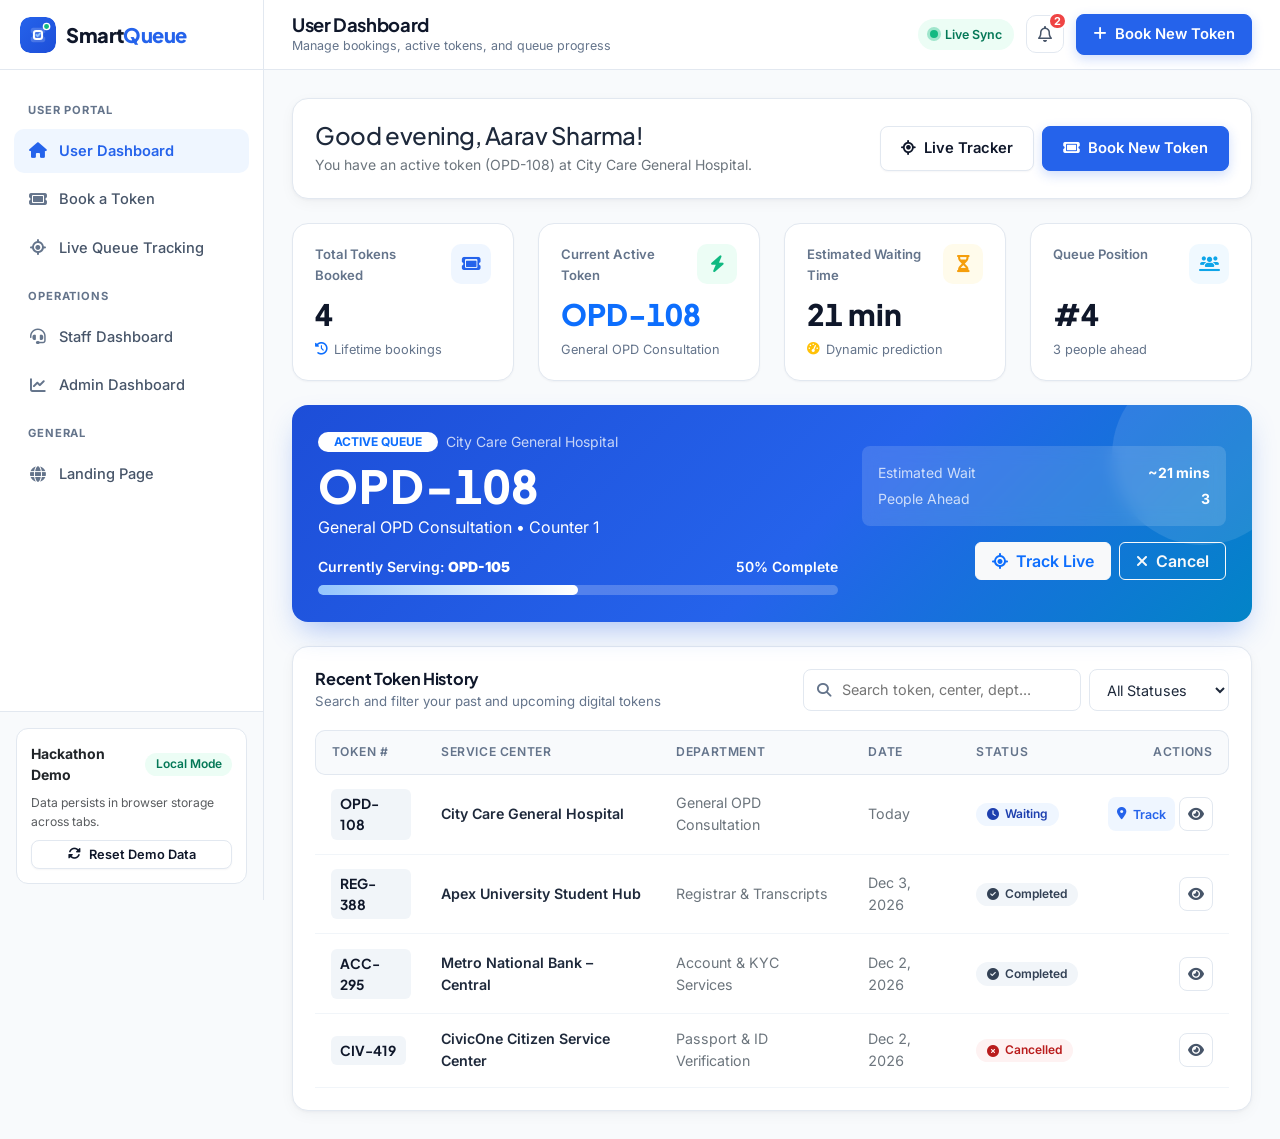
<file: dashboard.html>
<!DOCTYPE html>
<html lang="en">
<head>
  <meta charset="UTF-8" />
  <meta name="viewport" content="width=device-width, initial-scale=1.0" />
  <title>User Dashboard – SmartQueue</title>
  <link rel="icon" type="image/svg+xml" href="assets/images/logo.svg" />
  <link rel="preconnect" href="https://fonts.googleapis.com" />
  <link rel="preconnect" href="https://fonts.gstatic.com" crossorigin />
  <link href="https://fonts.googleapis.com/css2?family=Inter:wght@400;500;600;700&family=Plus+Jakarta+Sans:wght@600;700;800&display=swap" rel="stylesheet" />
  <link href="https://cdn.jsdelivr.net/npm/bootstrap@5.3.3/dist/css/bootstrap.min.css" rel="stylesheet" />
  <link href="https://cdnjs.cloudflare.com/ajax/libs/font-awesome/6.5.1/css/all.min.css" rel="stylesheet" />
  <link rel="stylesheet" href="css/style.css" />
</head>
<body data-page="user-dashboard">

  <div class="app-shell">
    <!-- Mobile Backdrop -->
    <div class="sq-sidebar-backdrop" id="sq-sidebar-backdrop"></div>

    <!-- Sidebar Navigation -->
    <aside class="sq-sidebar" id="sq-sidebar" aria-label="Dashboard sidebar">
      <div class="sq-sidebar-header">
        <a href="index.html" class="brand-lockup">
          <img src="assets/images/logo.svg" alt="SmartQueue Logo" />
          <span>Smart<span class="brand-accent">Queue</span></span>
        </a>
        <button type="button" class="btn-icon d-lg-none" id="sq-sidebar-close" aria-label="Close sidebar">
          <i class="fa-solid fa-xmark"></i>
        </button>
      </div>

      <nav class="sq-sidebar-nav">
        <div class="nav-section-label">User Portal</div>
        <a href="dashboard.html" class="sq-nav-item active">
          <i class="fa-solid fa-house"></i>
          <span>User Dashboard</span>
        </a>
        <a href="booking.html" class="sq-nav-item">
          <i class="fa-solid fa-ticket"></i>
          <span>Book a Token</span>
        </a>
        <a href="tracking.html" class="sq-nav-item">
          <i class="fa-solid fa-location-crosshairs"></i>
          <span>Live Queue Tracking</span>
        </a>

        <div class="nav-section-label">Operations</div>
        <a href="staff.html" class="sq-nav-item">
          <i class="fa-solid fa-headset"></i>
          <span>Staff Dashboard</span>
        </a>
        <a href="admin.html" class="sq-nav-item">
          <i class="fa-solid fa-chart-line"></i>
          <span>Admin Dashboard</span>
        </a>

        <div class="nav-section-label">General</div>
        <a href="index.html" class="sq-nav-item">
          <i class="fa-solid fa-globe"></i>
          <span>Landing Page</span>
        </a>
      </nav>

      <div class="sq-sidebar-footer">
        <div class="sidebar-demo-box">
          <div class="d-flex align-items-center justify-content-between mb-2">
            <span class="small fw-bold text-dark">Hackathon Demo</span>
            <span class="sq-badge sq-badge-active">Local Mode</span>
          </div>
          <p class="text-muted mb-2" style="font-size:0.76rem;">Data persists in browser storage across tabs.</p>
          <button type="button" class="btn-sq-outline w-100 py-1" style="font-size:0.8rem;" data-action="reset-demo">
            <i class="fa-solid fa-rotate"></i> Reset Demo Data
          </button>
        </div>
      </div>
    </aside>

    <!-- Main Workspace -->
    <div class="sq-main">
      <!-- Top Navbar -->
      <header class="sq-topbar">
        <div class="d-flex align-items-center gap-3">
          <button type="button" class="mobile-menu-btn" id="sq-mobile-menu-btn" aria-label="Open menu">
            <i class="fa-solid fa-bars"></i>
          </button>
          <div class="topbar-title-group">
            <h1>User Dashboard</h1>
            <p>Manage bookings, active tokens, and queue progress</p>
          </div>
        </div>

        <div class="topbar-actions">
          <div class="live-dot-pill">
            <span class="pulse-dot"></span>
            <span class="hide-xs">Live Sync</span>
          </div>

          <div class="notif-wrapper">
            <button type="button" class="notif-bell-btn" id="sq-notif-btn" aria-label="Notifications">
              <i class="fa-regular fa-bell"></i>
              <span class="notif-count-dot" id="sq-notif-count">0</span>
            </button>
            <div class="notif-dropdown" id="sq-notif-dropdown">
              <div class="p-3 border-bottom d-flex justify-content-between align-items-center">
                <strong class="small">Queue Alerts</strong>
                <span class="badge bg-primary-subtle text-primary rounded-pill">Live</span>
              </div>
              <div id="sq-notif-list"></div>
            </div>
          </div>

          <a href="booking.html" class="btn-sq-primary d-none d-sm-inline-flex py-2 px-3">
            <i class="fa-solid fa-plus"></i> Book New Token
          </a>
        </div>
      </header>

      <!-- Page Content -->
      <main class="sq-content">
        <!-- Welcome Banner -->
        <div class="sq-card mb-4 d-flex flex-column flex-md-row align-items-md-center justify-content-between gap-3">
          <div>
            <h2 class="h4 fw-extrabold mb-1" id="user-welcome-heading">Welcome back!</h2>
            <p class="text-secondary mb-0 small" id="user-welcome-sub">Loading your queue status...</p>
          </div>
          <div class="d-flex flex-wrap gap-2">
            <a href="tracking.html" class="btn-sq-outline">
              <i class="fa-solid fa-location-crosshairs"></i> Live Tracker
            </a>
            <a href="booking.html" class="btn-sq-primary">
              <i class="fa-solid fa-ticket"></i> Book New Token
            </a>
          </div>
        </div>

        <!-- 4 KPI Statistic Cards -->
        <div class="row g-3 g-lg-4 mb-4">
          <div class="col-sm-6 col-xl-3">
            <div class="stat-card">
              <div class="stat-card-top">
                <span class="stat-label">Total Tokens Booked</span>
                <span class="stat-icon blue"><i class="fa-solid fa-ticket"></i></span>
              </div>
              <div class="stat-value" id="stat-total-tokens">0</div>
              <div class="stat-meta"><i class="fa-solid fa-clock-rotate-left text-primary"></i> Lifetime bookings</div>
            </div>
          </div>

          <div class="col-sm-6 col-xl-3">
            <div class="stat-card">
              <div class="stat-card-top">
                <span class="stat-label">Current Active Token</span>
                <span class="stat-icon green"><i class="fa-solid fa-bolt"></i></span>
              </div>
              <div class="stat-value text-primary" id="stat-active-token">--</div>
              <div class="stat-meta" id="stat-active-center">No active booking</div>
            </div>
          </div>

          <div class="col-sm-6 col-xl-3">
            <div class="stat-card">
              <div class="stat-card-top">
                <span class="stat-label">Estimated Waiting Time</span>
                <span class="stat-icon amber"><i class="fa-solid fa-hourglass-half"></i></span>
              </div>
              <div class="stat-value" id="stat-est-wait">--</div>
              <div class="stat-meta"><i class="fa-solid fa-gauge-high text-warning"></i> Dynamic prediction</div>
            </div>
          </div>

          <div class="col-sm-6 col-xl-3">
            <div class="stat-card">
              <div class="stat-card-top">
                <span class="stat-label">Queue Position</span>
                <span class="stat-icon sky"><i class="fa-solid fa-users-line"></i></span>
              </div>
              <div class="stat-value" id="stat-queue-pos">--</div>
              <div class="stat-meta" id="stat-ahead-meta">Waiting line status</div>
            </div>
          </div>
        </div>

        <!-- Active Token Spotlight -->
        <div class="mb-4" id="user-spotlight-container"></div>

        <!-- Recent Token History Table -->
        <div class="sq-card">
          <div class="sq-card-header">
            <div>
              <h3 class="sq-card-title">Recent Token History</h3>
              <p class="sq-card-subtitle">Search and filter your past and upcoming digital tokens</p>
            </div>
            <div class="d-flex flex-wrap gap-2">
              <div class="search-input-wrap">
                <i class="fa-solid fa-magnifying-glass"></i>
                <input type="text" id="user-search-input" class="sq-input" placeholder="Search token, center, dept..." />
              </div>
              <select id="user-status-filter" class="sq-select" style="width:auto; min-width:140px;">
                <option value="All">All Statuses</option>
                <option value="Waiting">Waiting</option>
                <option value="Serving">Serving</option>
                <option value="Completed">Completed</option>
                <option value="Skipped">Skipped</option>
                <option value="Cancelled">Cancelled</option>
              </select>
            </div>
          </div>

          <div class="sq-table-responsive">
            <table class="sq-table">
              <thead>
                <tr>
                  <th>Token #</th>
                  <th>Service Center</th>
                  <th>Department</th>
                  <th>Date</th>
                  <th>Status</th>
                  <th class="text-end">Actions</th>
                </tr>
              </thead>
              <tbody id="user-history-tbody"></tbody>
            </table>
          </div>
        </div>
      </main>
    </div>
  </div>

  <script src="https://cdn.jsdelivr.net/npm/bootstrap@5.3.3/dist/js/bootstrap.bundle.min.js"></script>
  <script src="js/main.js"></script>
  <script src="js/dashboard.js"></script>
</body>
</html>
</file>
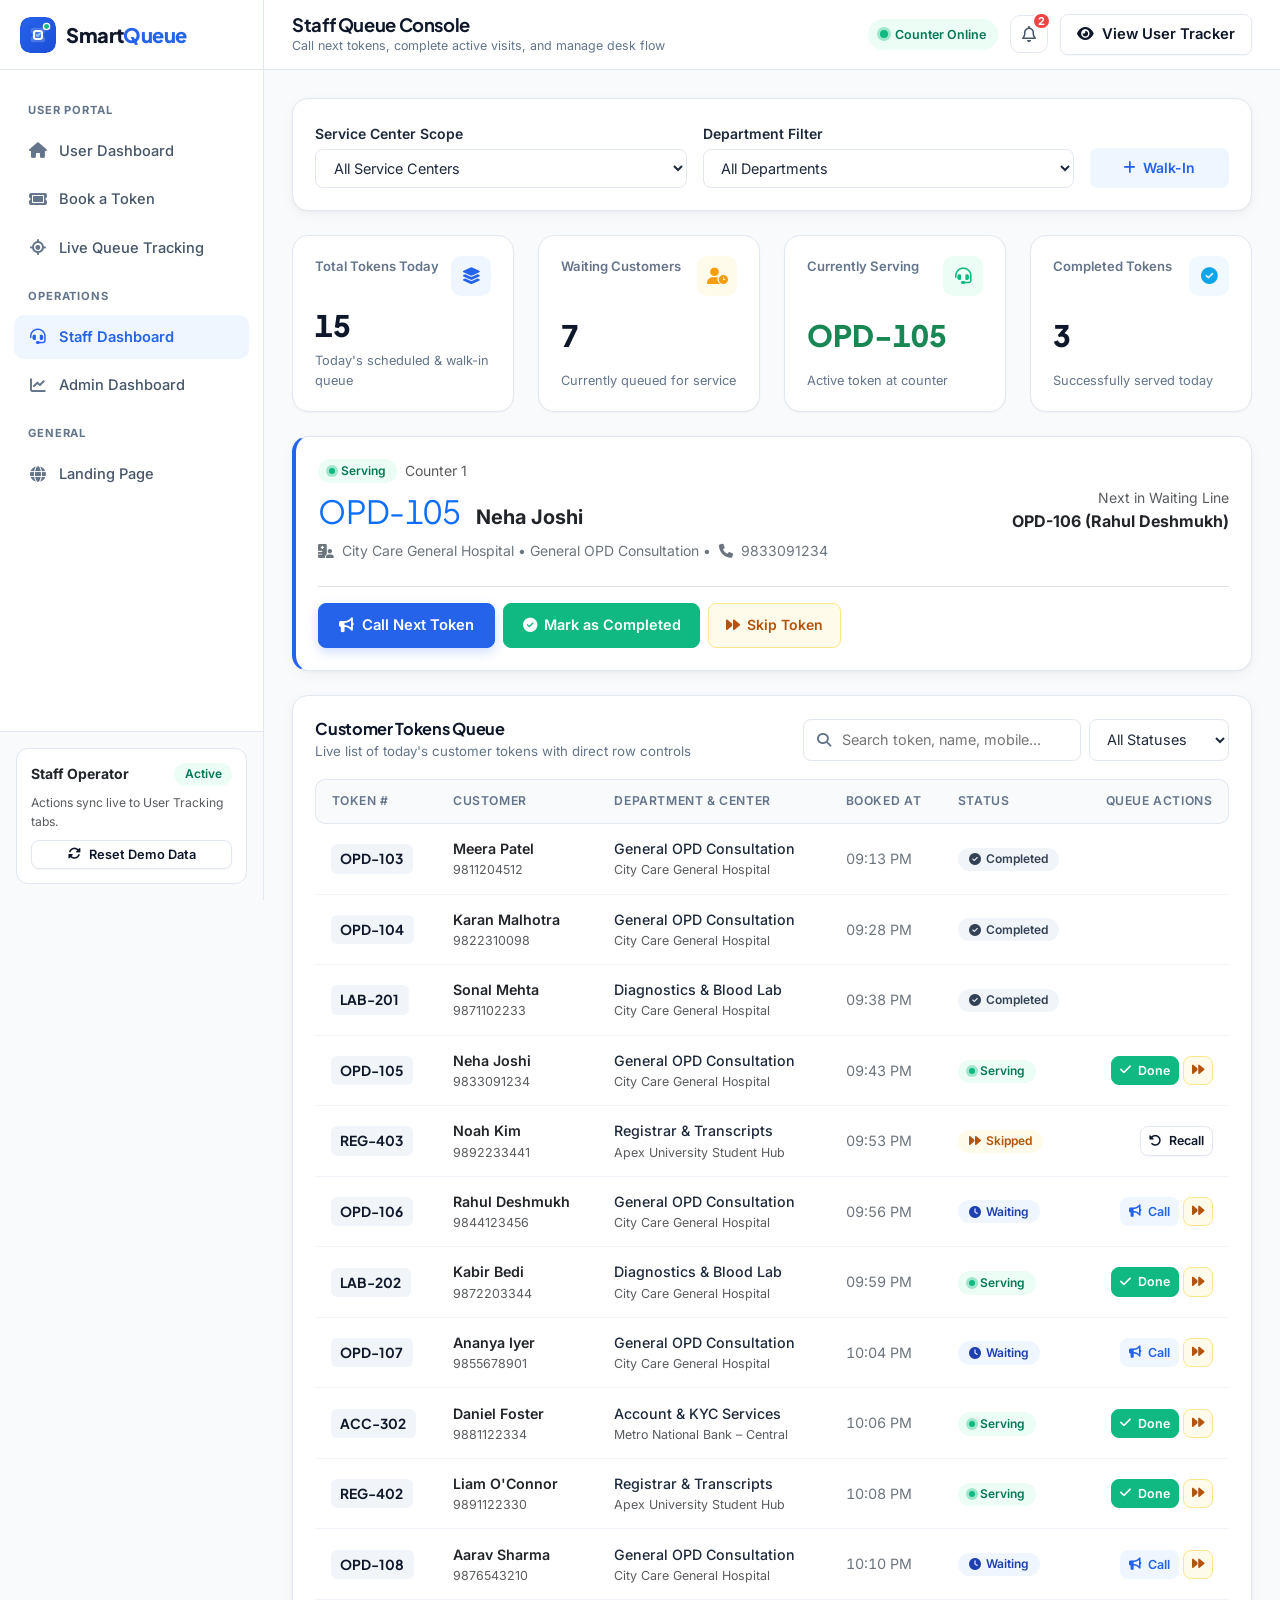
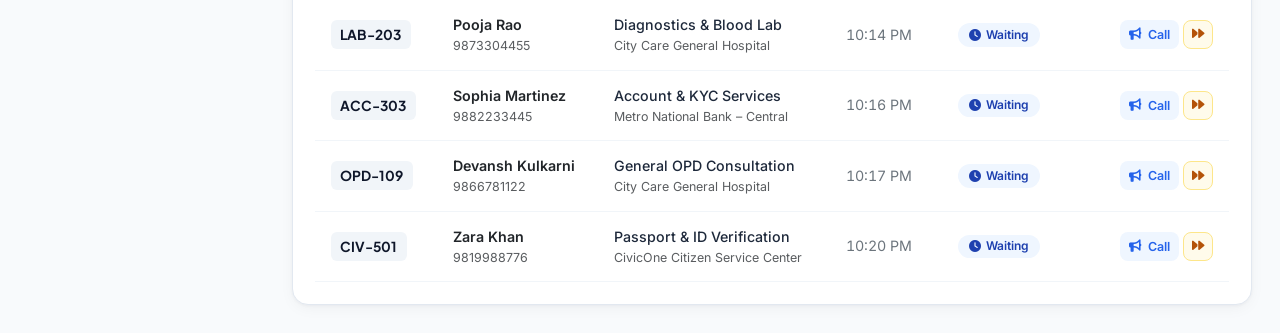
<file: staff.html>
<!DOCTYPE html>
<html lang="en">
<head>
  <meta charset="UTF-8" />
  <meta name="viewport" content="width=device-width, initial-scale=1.0" />
  <title>Staff Dashboard – SmartQueue</title>
  <link rel="icon" type="image/svg+xml" href="assets/images/logo.svg" />
  <link rel="preconnect" href="https://fonts.googleapis.com" />
  <link rel="preconnect" href="https://fonts.gstatic.com" crossorigin />
  <link href="https://fonts.googleapis.com/css2?family=Inter:wght@400;500;600;700&family=Plus+Jakarta+Sans:wght@600;700;800&display=swap" rel="stylesheet" />
  <link href="https://cdn.jsdelivr.net/npm/bootstrap@5.3.3/dist/css/bootstrap.min.css" rel="stylesheet" />
  <link href="https://cdnjs.cloudflare.com/ajax/libs/font-awesome/6.5.1/css/all.min.css" rel="stylesheet" />
  <link rel="stylesheet" href="css/style.css" />
</head>
<body data-page="staff-dashboard">

  <div class="app-shell">
    <div class="sq-sidebar-backdrop" id="sq-sidebar-backdrop"></div>

    <!-- Sidebar -->
    <aside class="sq-sidebar" id="sq-sidebar" aria-label="Dashboard sidebar">
      <div class="sq-sidebar-header">
        <a href="index.html" class="brand-lockup">
          <img src="assets/images/logo.svg" alt="SmartQueue Logo" />
          <span>Smart<span class="brand-accent">Queue</span></span>
        </a>
        <button type="button" class="btn-icon d-lg-none" id="sq-sidebar-close" aria-label="Close sidebar">
          <i class="fa-solid fa-xmark"></i>
        </button>
      </div>

      <nav class="sq-sidebar-nav">
        <div class="nav-section-label">User Portal</div>
        <a href="dashboard.html" class="sq-nav-item">
          <i class="fa-solid fa-house"></i>
          <span>User Dashboard</span>
        </a>
        <a href="booking.html" class="sq-nav-item">
          <i class="fa-solid fa-ticket"></i>
          <span>Book a Token</span>
        </a>
        <a href="tracking.html" class="sq-nav-item">
          <i class="fa-solid fa-location-crosshairs"></i>
          <span>Live Queue Tracking</span>
        </a>

        <div class="nav-section-label">Operations</div>
        <a href="staff.html" class="sq-nav-item active">
          <i class="fa-solid fa-headset"></i>
          <span>Staff Dashboard</span>
        </a>
        <a href="admin.html" class="sq-nav-item">
          <i class="fa-solid fa-chart-line"></i>
          <span>Admin Dashboard</span>
        </a>

        <div class="nav-section-label">General</div>
        <a href="index.html" class="sq-nav-item">
          <i class="fa-solid fa-globe"></i>
          <span>Landing Page</span>
        </a>
      </nav>

      <div class="sq-sidebar-footer">
        <div class="sidebar-demo-box">
          <div class="d-flex align-items-center justify-content-between mb-2">
            <span class="small fw-bold text-dark">Staff Operator</span>
            <span class="sq-badge sq-badge-serving">Active</span>
          </div>
          <p class="text-muted mb-2" style="font-size:0.76rem;">Actions sync live to User Tracking tabs.</p>
          <button type="button" class="btn-sq-outline w-100 py-1" style="font-size:0.8rem;" data-action="reset-demo">
            <i class="fa-solid fa-rotate"></i> Reset Demo Data
          </button>
        </div>
      </div>
    </aside>

    <!-- Main Workspace -->
    <div class="sq-main">
      <header class="sq-topbar">
        <div class="d-flex align-items-center gap-3">
          <button type="button" class="mobile-menu-btn" id="sq-mobile-menu-btn" aria-label="Open menu">
            <i class="fa-solid fa-bars"></i>
          </button>
          <div class="topbar-title-group">
            <h1>Staff Queue Console</h1>
            <p>Call next tokens, complete active visits, and manage desk flow</p>
          </div>
        </div>

        <div class="topbar-actions">
          <div class="live-dot-pill">
            <span class="pulse-dot"></span>
            <span class="hide-xs">Counter Online</span>
          </div>

          <div class="notif-wrapper">
            <button type="button" class="notif-bell-btn" id="sq-notif-btn" aria-label="Notifications">
              <i class="fa-regular fa-bell"></i>
              <span class="notif-count-dot" id="sq-notif-count">0</span>
            </button>
            <div class="notif-dropdown" id="sq-notif-dropdown">
              <div class="p-3 border-bottom d-flex justify-content-between align-items-center">
                <strong class="small">Queue Alerts</strong>
                <span class="badge bg-primary-subtle text-primary rounded-pill">Live</span>
              </div>
              <div id="sq-notif-list"></div>
            </div>
          </div>

          <a href="tracking.html" class="btn-sq-outline d-none d-sm-inline-flex py-2 px-3">
            <i class="fa-solid fa-eye"></i> View User Tracker
          </a>
        </div>
      </header>

      <main class="sq-content">
        <!-- Scope Filter Bar -->
        <div class="sq-card mb-4">
          <div class="row g-3 align-items-end">
            <div class="col-md-5">
              <label for="staff-center-filter" class="form-label small fw-semibold mb-1">Service Center Scope</label>
              <select id="staff-center-filter" class="sq-select"></select>
            </div>
            <div class="col-md-5">
              <label for="staff-dept-filter" class="form-label small fw-semibold mb-1">Department Filter</label>
              <select id="staff-dept-filter" class="sq-select"></select>
            </div>
            <div class="col-md-2">
              <a href="booking.html" class="btn-sq-soft w-100">
                <i class="fa-solid fa-plus"></i> Walk-In
              </a>
            </div>
          </div>
        </div>

        <!-- 4 Staff KPI Cards -->
        <div class="row g-3 g-lg-4 mb-4">
          <div class="col-sm-6 col-xl-3">
            <div class="stat-card">
              <div class="stat-card-top">
                <span class="stat-label">Total Tokens Today</span>
                <span class="stat-icon blue"><i class="fa-solid fa-layer-group"></i></span>
              </div>
              <div class="stat-value" id="staff-stat-total">0</div>
              <div class="stat-meta">Today's scheduled & walk-in queue</div>
            </div>
          </div>

          <div class="col-sm-6 col-xl-3">
            <div class="stat-card">
              <div class="stat-card-top">
                <span class="stat-label">Waiting Customers</span>
                <span class="stat-icon amber"><i class="fa-solid fa-user-clock"></i></span>
              </div>
              <div class="stat-value" id="staff-stat-waiting">0</div>
              <div class="stat-meta">Currently queued for service</div>
            </div>
          </div>

          <div class="col-sm-6 col-xl-3">
            <div class="stat-card">
              <div class="stat-card-top">
                <span class="stat-label">Currently Serving</span>
                <span class="stat-icon green"><i class="fa-solid fa-headset"></i></span>
              </div>
              <div class="stat-value text-success" id="staff-stat-serving">--</div>
              <div class="stat-meta">Active token at counter</div>
            </div>
          </div>

          <div class="col-sm-6 col-xl-3">
            <div class="stat-card">
              <div class="stat-card-top">
                <span class="stat-label">Completed Tokens</span>
                <span class="stat-icon sky"><i class="fa-solid fa-circle-check"></i></span>
              </div>
              <div class="stat-value" id="staff-stat-completed">0</div>
              <div class="stat-meta">Successfully served today</div>
            </div>
          </div>
        </div>

        <!-- Currently Serving & Quick Controls Card -->
        <div class="sq-card mb-4" style="border-left: 4px solid var(--sq-primary);">
          <div id="staff-serving-box" class="mb-4"></div>

          <div class="pt-3 border-top d-flex flex-wrap gap-2">
            <button type="button" id="btn-call-next" class="btn-sq-primary">
              <i class="fa-solid fa-bullhorn"></i> Call Next Token
            </button>
            <button type="button" id="btn-mark-completed" class="btn-sq-success">
              <i class="fa-solid fa-circle-check"></i> Mark as Completed
            </button>
            <button type="button" id="btn-skip-token" class="btn-sq-warning-soft">
              <i class="fa-solid fa-forward"></i> Skip Token
            </button>
          </div>
        </div>

        <!-- Customer Tokens Queue Table -->
        <div class="sq-card">
          <div class="sq-card-header">
            <div>
              <h3 class="sq-card-title">Customer Tokens Queue</h3>
              <p class="sq-card-subtitle">Live list of today's customer tokens with direct row controls</p>
            </div>

            <div class="d-flex flex-wrap gap-2">
              <div class="search-input-wrap">
                <i class="fa-solid fa-magnifying-glass"></i>
                <input type="text" id="staff-search-input" class="sq-input" placeholder="Search token, name, mobile..." />
              </div>
              <select id="staff-status-filter" class="sq-select" style="width:auto; min-width:140px;">
                <option value="All">All Statuses</option>
                <option value="Waiting">Waiting</option>
                <option value="Serving">Serving</option>
                <option value="Completed">Completed</option>
                <option value="Skipped">Skipped</option>
                <option value="Cancelled">Cancelled</option>
              </select>
            </div>
          </div>

          <div class="sq-table-responsive">
            <table class="sq-table">
              <thead>
                <tr>
                  <th>Token #</th>
                  <th>Customer</th>
                  <th>Department & Center</th>
                  <th>Booked At</th>
                  <th>Status</th>
                  <th class="text-end">Queue Actions</th>
                </tr>
              </thead>
              <tbody id="staff-tokens-tbody"></tbody>
            </table>
          </div>
        </div>
      </main>
    </div>
  </div>

  <script src="https://cdn.jsdelivr.net/npm/bootstrap@5.3.3/dist/js/bootstrap.bundle.min.js"></script>
  <script src="js/main.js"></script>
  <script src="js/dashboard.js"></script>
</body>
</html>
</file>
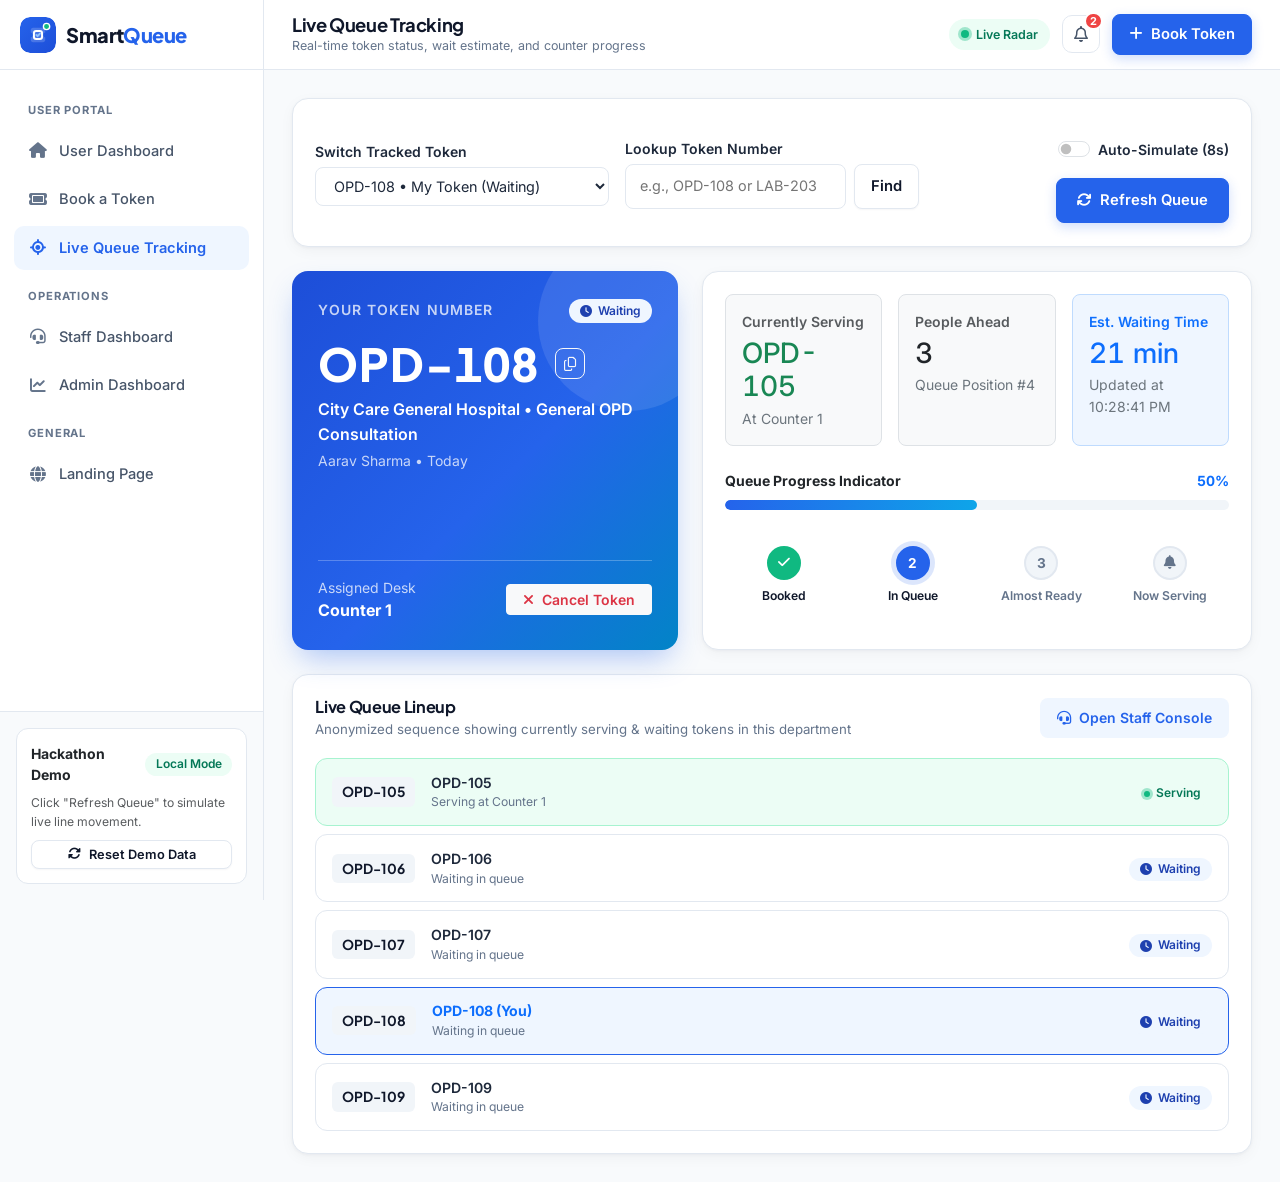
<file: tracking.html>
<!DOCTYPE html>
<html lang="en">
<head>
  <meta charset="UTF-8" />
  <meta name="viewport" content="width=device-width, initial-scale=1.0" />
  <title>Live Queue Tracking – SmartQueue</title>
  <link rel="icon" type="image/svg+xml" href="assets/images/logo.svg" />
  <link rel="preconnect" href="https://fonts.googleapis.com" />
  <link rel="preconnect" href="https://fonts.gstatic.com" crossorigin />
  <link href="https://fonts.googleapis.com/css2?family=Inter:wght@400;500;600;700&family=Plus+Jakarta+Sans:wght@600;700;800&display=swap" rel="stylesheet" />
  <link href="https://cdn.jsdelivr.net/npm/bootstrap@5.3.3/dist/css/bootstrap.min.css" rel="stylesheet" />
  <link href="https://cdnjs.cloudflare.com/ajax/libs/font-awesome/6.5.1/css/all.min.css" rel="stylesheet" />
  <link rel="stylesheet" href="css/style.css" />
</head>
<body data-page="tracking">

  <div class="app-shell">
    <div class="sq-sidebar-backdrop" id="sq-sidebar-backdrop"></div>

    <!-- Sidebar -->
    <aside class="sq-sidebar" id="sq-sidebar" aria-label="Dashboard sidebar">
      <div class="sq-sidebar-header">
        <a href="index.html" class="brand-lockup">
          <img src="assets/images/logo.svg" alt="SmartQueue Logo" />
          <span>Smart<span class="brand-accent">Queue</span></span>
        </a>
        <button type="button" class="btn-icon d-lg-none" id="sq-sidebar-close" aria-label="Close sidebar">
          <i class="fa-solid fa-xmark"></i>
        </button>
      </div>

      <nav class="sq-sidebar-nav">
        <div class="nav-section-label">User Portal</div>
        <a href="dashboard.html" class="sq-nav-item">
          <i class="fa-solid fa-house"></i>
          <span>User Dashboard</span>
        </a>
        <a href="booking.html" class="sq-nav-item">
          <i class="fa-solid fa-ticket"></i>
          <span>Book a Token</span>
        </a>
        <a href="tracking.html" class="sq-nav-item active">
          <i class="fa-solid fa-location-crosshairs"></i>
          <span>Live Queue Tracking</span>
        </a>

        <div class="nav-section-label">Operations</div>
        <a href="staff.html" class="sq-nav-item">
          <i class="fa-solid fa-headset"></i>
          <span>Staff Dashboard</span>
        </a>
        <a href="admin.html" class="sq-nav-item">
          <i class="fa-solid fa-chart-line"></i>
          <span>Admin Dashboard</span>
        </a>

        <div class="nav-section-label">General</div>
        <a href="index.html" class="sq-nav-item">
          <i class="fa-solid fa-globe"></i>
          <span>Landing Page</span>
        </a>
      </nav>

      <div class="sq-sidebar-footer">
        <div class="sidebar-demo-box">
          <div class="d-flex align-items-center justify-content-between mb-2">
            <span class="small fw-bold text-dark">Hackathon Demo</span>
            <span class="sq-badge sq-badge-active">Local Mode</span>
          </div>
          <p class="text-muted mb-2" style="font-size:0.76rem;">Click "Refresh Queue" to simulate live line movement.</p>
          <button type="button" class="btn-sq-outline w-100 py-1" style="font-size:0.8rem;" data-action="reset-demo">
            <i class="fa-solid fa-rotate"></i> Reset Demo Data
          </button>
        </div>
      </div>
    </aside>

    <!-- Main Workspace -->
    <div class="sq-main">
      <header class="sq-topbar">
        <div class="d-flex align-items-center gap-3">
          <button type="button" class="mobile-menu-btn" id="sq-mobile-menu-btn" aria-label="Open menu">
            <i class="fa-solid fa-bars"></i>
          </button>
          <div class="topbar-title-group">
            <h1>Live Queue Tracking</h1>
            <p>Real-time token status, wait estimate, and counter progress</p>
          </div>
        </div>

        <div class="topbar-actions">
          <div class="live-dot-pill">
            <span class="pulse-dot"></span>
            <span class="hide-xs">Live Radar</span>
          </div>

          <div class="notif-wrapper">
            <button type="button" class="notif-bell-btn" id="sq-notif-btn" aria-label="Notifications">
              <i class="fa-regular fa-bell"></i>
              <span class="notif-count-dot" id="sq-notif-count">0</span>
            </button>
            <div class="notif-dropdown" id="sq-notif-dropdown">
              <div class="p-3 border-bottom d-flex justify-content-between align-items-center">
                <strong class="small">Queue Alerts</strong>
                <span class="badge bg-primary-subtle text-primary rounded-pill">Live</span>
              </div>
              <div id="sq-notif-list"></div>
            </div>
          </div>

          <a href="booking.html" class="btn-sq-primary d-none d-sm-inline-flex py-2 px-3">
            <i class="fa-solid fa-plus"></i> Book Token
          </a>
        </div>
      </header>

      <main class="sq-content">
        <!-- Token Selector & Search Toolbar -->
        <div class="sq-card mb-4">
          <div class="row g-3 align-items-center">
            <div class="col-lg-4">
              <label for="track-token-select" class="form-label small fw-semibold mb-1">Switch Tracked Token</label>
              <select id="track-token-select" class="sq-select"></select>
            </div>

            <div class="col-lg-4">
              <label for="track-search-input" class="form-label small fw-semibold mb-1">Lookup Token Number</label>
              <form id="track-search-form" class="d-flex gap-2">
                <input type="text" id="track-search-input" class="sq-input" placeholder="e.g., OPD-108 or LAB-203" />
                <button type="submit" class="btn-sq-outline px-3">Find</button>
              </form>
            </div>

            <div class="col-lg-4 d-flex flex-wrap align-items-end justify-content-lg-end gap-3 pt-lg-3">
              <div class="form-check form-switch m-0">
                <input class="form-check-input" type="checkbox" role="switch" id="toggle-auto-refresh" />
                <label class="form-check-label small fw-semibold" for="toggle-auto-refresh">Auto-Simulate (8s)</label>
              </div>
              <button type="button" id="btn-refresh-queue" class="btn-sq-primary">
                <i class="fa-solid fa-arrows-rotate"></i> Refresh Queue
              </button>
            </div>
          </div>
        </div>

        <!-- Active Tracking View -->
        <div id="track-active-view">
          <div class="row g-4 mb-4">
            <!-- User Token Hero Card -->
            <div class="col-lg-5">
              <div class="token-spotlight-card h-100 d-flex flex-column justify-content-between">
                <div class="position-relative" style="z-index:1;">
                  <div class="d-flex align-items-center justify-content-between gap-2 mb-3">
                    <span class="small fw-semibold text-uppercase opacity-75" style="letter-spacing:0.08em;">Your Token Number</span>
                    <div id="track-status-badge"></div>
                  </div>

                  <div class="d-flex align-items-center gap-3 mb-2">
                    <div class="token-code-display" id="track-user-token">OPD-108</div>
                    <button type="button" id="btn-copy-token" class="btn btn-sm btn-outline-light rounded-3" title="Copy Token Number">
                      <i class="fa-regular fa-copy"></i>
                    </button>
                  </div>

                  <div class="fw-semibold mb-1" id="track-center-dept">--</div>
                  <div class="small opacity-75 mb-3" id="track-customer-meta">--</div>
                </div>

                <div class="position-relative pt-3 border-top border-white border-opacity-25 d-flex flex-wrap justify-content-between align-items-center gap-2" style="z-index:1;">
                  <div>
                    <div class="small opacity-75">Assigned Desk</div>
                    <div class="fw-bold" id="track-counter-name">Counter 1</div>
                  </div>
                  <button type="button" id="btn-cancel-token" class="btn btn-sm btn-light text-danger fw-semibold px-3">
                    <i class="fa-solid fa-xmark me-1"></i> Cancel Token
                  </button>
                </div>
              </div>
            </div>

            <!-- Live Metrics & Progress -->
            <div class="col-lg-7">
              <div class="sq-card h-100 d-flex flex-column justify-content-between">
                <div>
                  <div class="row g-3 mb-4">
                    <div class="col-sm-4">
                      <div class="p-3 rounded-3 border bg-light h-100">
                        <div class="small text-muted fw-semibold mb-1">Currently Serving</div>
                        <div class="h3 fw-extrabold text-success mb-1 tabular-nums" id="track-serving-token">--</div>
                        <div class="small text-secondary" id="track-serving-customer">--</div>
                      </div>
                    </div>
                    <div class="col-sm-4">
                      <div class="p-3 rounded-3 border bg-light h-100">
                        <div class="small text-muted fw-semibold mb-1">People Ahead</div>
                        <div class="h3 fw-extrabold text-dark mb-1 tabular-nums" id="track-people-ahead">--</div>
                        <div class="small text-secondary" id="track-position-label">--</div>
                      </div>
                    </div>
                    <div class="col-sm-4">
                      <div class="p-3 rounded-3 border h-100" style="background: var(--sq-primary-light); border-color: var(--sq-primary-border) !important;">
                        <div class="small text-primary fw-semibold mb-1">Est. Waiting Time</div>
                        <div class="h3 fw-extrabold text-primary mb-1 tabular-nums" id="track-est-wait">--</div>
                        <div class="small text-secondary" id="track-last-updated">Synced live</div>
                      </div>
                    </div>
                  </div>

                  <!-- Queue Progress Bar -->
                  <div class="mb-2 d-flex justify-content-between align-items-center">
                    <span class="small fw-bold text-dark">Queue Progress Indicator</span>
                    <span class="small fw-bold text-primary tabular-nums" id="track-progress-pct">0%</span>
                  </div>
                  <div class="sq-progress mb-3">
                    <div class="sq-progress-bar" id="track-progress-bar" style="width: 0%;"></div>
                  </div>
                </div>

                <!-- 4-Step Visual Stepper -->
                <div class="queue-stepper" id="track-stepper">
                  <div class="queue-step completed">
                    <div class="queue-step-dot"><i class="fa-solid fa-check"></i></div>
                    <span class="queue-step-label">Booked</span>
                  </div>
                  <div class="queue-step">
                    <div class="queue-step-dot">2</div>
                    <span class="queue-step-label">In Queue</span>
                  </div>
                  <div class="queue-step">
                    <div class="queue-step-dot">3</div>
                    <span class="queue-step-label">Almost Ready</span>
                  </div>
                  <div class="queue-step">
                    <div class="queue-step-dot"><i class="fa-solid fa-bell"></i></div>
                    <span class="queue-step-label">Now Serving</span>
                  </div>
                </div>
              </div>
            </div>
          </div>

          <!-- Live Queue Sequence Preview -->
          <div class="sq-card">
            <div class="sq-card-header">
              <div>
                <h3 class="sq-card-title">Live Queue Lineup</h3>
                <p class="sq-card-subtitle">Anonymized sequence showing currently serving & waiting tokens in this department</p>
              </div>
              <a href="staff.html" class="btn-sq-soft">
                <i class="fa-solid fa-headset"></i> Open Staff Console
              </a>
            </div>
            <div class="d-flex flex-column gap-2" id="track-lineup-list"></div>
          </div>
        </div>

        <!-- Empty State View -->
        <div id="track-empty-view" class="sq-card text-center py-5 d-none">
          <img src="assets/images/empty-queue.svg" alt="No active token" class="mb-3" style="width:140px;" />
          <h4 class="fw-bold mb-2">No Active Token Found</h4>
          <p class="text-secondary small mx-auto mb-4" style="max-width:420px;">
            You don't have any booked tokens to track right now. Book a new token in seconds to watch live queue movement.
          </p>
          <a href="booking.html" class="btn-sq-primary">
            <i class="fa-solid fa-ticket"></i> Book a New Token
          </a>
        </div>
      </main>
    </div>
  </div>

  <script src="https://cdn.jsdelivr.net/npm/bootstrap@5.3.3/dist/js/bootstrap.bundle.min.js"></script>
  <script src="js/main.js"></script>
  <script src="js/tracking.js"></script>
</body>
</html>
</file>
<file: css/style.css>
/* ==========================================================================
   SmartQueue – Virtual Queue Management System
   Modern SaaS Design System & Responsive Stylesheet
   Color Palette: Professional Blue (#2563EB), Crisp White (#FFFFFF), Slate Grey
   ========================================================================== */

:root {
  --sq-primary: #2563eb;
  --sq-primary-hover: #1d4ed8;
  --sq-primary-dark: #1e40af;
  --sq-primary-light: #eff6ff;
  --sq-primary-border: #bfdbfe;

  --sq-navy: #0f172a;
  --sq-text: #1e293b;
  --sq-text-secondary: #475569;
  --sq-muted: #64748b;

  --sq-bg: #f8fafc;
  --sq-surface: #ffffff;
  --sq-surface-subtle: #f1f5f9;
  --sq-border: #e2e8f0;

  --sq-success: #10b981;
  --sq-success-bg: #ecfdf5;
  --sq-success-text: #047857;

  --sq-warning: #f59e0b;
  --sq-warning-bg: #fffbeb;
  --sq-warning-text: #b45309;

  --sq-danger: #ef4444;
  --sq-danger-bg: #fef2f2;
  --sq-danger-text: #b91c1c;

  --sq-info: #0ea5e9;
  --sq-info-bg: #f0f9ff;
  --sq-info-text: #0369a1;

  --sq-sidebar-width: 264px;
  --sq-topbar-height: 70px;
  --sq-radius: 16px;
  --sq-radius-md: 12px;
  --sq-radius-sm: 8px;

  --sq-shadow-sm: 0 1px 2px rgba(15, 23, 42, 0.04);
  --sq-shadow: 0 4px 16px -2px rgba(15, 23, 42, 0.05), 0 1px 3px rgba(15, 23, 42, 0.04);
  --sq-shadow-lg: 0 18px 36px -10px rgba(15, 23, 42, 0.1), 0 4px 14px -2px rgba(37, 99, 235, 0.08);
  --sq-transition: all 0.22s cubic-bezier(0.16, 1, 0.3, 1);
}

/* Base & Typography
   ========================================================================== */
*,
*::before,
*::after {
  box-sizing: border-box;
}

html {
  scroll-behavior: smooth;
}

body {
  margin: 0;
  font-family: 'Inter', -apple-system, BlinkMacSystemFont, 'Segoe UI', Roboto, Helvetica, Arial, sans-serif;
  color: var(--sq-text);
  background-color: var(--sq-bg);
  line-height: 1.55;
  -webkit-font-smoothing: antialiased;
  overflow-x: hidden;
}

h1, h2, h3, h4, h5, h6,
.font-display {
  font-family: 'Plus Jakarta Sans', 'Inter', -apple-system, BlinkMacSystemFont, 'Segoe UI', sans-serif;
  color: var(--sq-navy);
  letter-spacing: -0.02em;
}

.tabular-nums {
  font-variant-numeric: tabular-nums;
}

a {
  text-decoration: none;
  color: inherit;
}

/* Reusable Buttons & Interactive Controls
   ========================================================================== */
.btn-sq-primary {
  display: inline-flex;
  align-items: center;
  justify-content: center;
  gap: 0.5rem;
  background-color: var(--sq-primary);
  color: #ffffff;
  border: 1px solid var(--sq-primary);
  border-radius: var(--sq-radius-sm);
  padding: 0.625rem 1.25rem;
  font-weight: 600;
  font-size: 0.925rem;
  cursor: pointer;
  transition: var(--sq-transition);
  box-shadow: 0 4px 12px rgba(37, 99, 235, 0.22);
}

.btn-sq-primary:hover,
.btn-sq-primary:focus-visible {
  background-color: var(--sq-primary-hover);
  border-color: var(--sq-primary-hover);
  color: #ffffff;
  transform: translateY(-1px);
  box-shadow: 0 6px 16px rgba(37, 99, 235, 0.3);
}

.btn-sq-primary:active {
  transform: translateY(0);
}

.btn-sq-outline {
  display: inline-flex;
  align-items: center;
  justify-content: center;
  gap: 0.5rem;
  background-color: var(--sq-surface);
  color: var(--sq-navy);
  border: 1px solid var(--sq-border);
  border-radius: var(--sq-radius-sm);
  padding: 0.625rem 1.25rem;
  font-weight: 600;
  font-size: 0.925rem;
  cursor: pointer;
  transition: var(--sq-transition);
  box-shadow: var(--sq-shadow-sm);
}

.btn-sq-outline:hover {
  background-color: var(--sq-surface-subtle);
  border-color: #cbd5e1;
  color: var(--sq-primary);
  transform: translateY(-1px);
}

.btn-sq-soft {
  display: inline-flex;
  align-items: center;
  justify-content: center;
  gap: 0.45rem;
  background-color: var(--sq-primary-light);
  color: var(--sq-primary);
  border: 1px solid transparent;
  border-radius: var(--sq-radius-sm);
  padding: 0.5rem 1rem;
  font-weight: 600;
  font-size: 0.875rem;
  cursor: pointer;
  transition: var(--sq-transition);
}

.btn-sq-soft:hover {
  background-color: #dbeafe;
  color: var(--sq-primary-dark);
}

.btn-sq-success {
  display: inline-flex;
  align-items: center;
  justify-content: center;
  gap: 0.45rem;
  background-color: var(--sq-success);
  color: #ffffff;
  border: 1px solid var(--sq-success);
  border-radius: var(--sq-radius-sm);
  padding: 0.6rem 1.15rem;
  font-weight: 600;
  font-size: 0.9rem;
  cursor: pointer;
  transition: var(--sq-transition);
}

.btn-sq-success:hover {
  background-color: #059669;
  color: #ffffff;
  transform: translateY(-1px);
}

.btn-sq-danger-soft {
  display: inline-flex;
  align-items: center;
  justify-content: center;
  gap: 0.45rem;
  background-color: var(--sq-danger-bg);
  color: var(--sq-danger-text);
  border: 1px solid #fecaca;
  border-radius: var(--sq-radius-sm);
  padding: 0.55rem 1.05rem;
  font-weight: 600;
  font-size: 0.875rem;
  cursor: pointer;
  transition: var(--sq-transition);
}

.btn-sq-danger-soft:hover {
  background-color: #fee2e2;
  color: #991b1b;
}

.btn-sq-warning-soft {
  display: inline-flex;
  align-items: center;
  justify-content: center;
  gap: 0.45rem;
  background-color: var(--sq-warning-bg);
  color: var(--sq-warning-text);
  border: 1px solid #fde68a;
  border-radius: var(--sq-radius-sm);
  padding: 0.55rem 1.05rem;
  font-weight: 600;
  font-size: 0.875rem;
  cursor: pointer;
  transition: var(--sq-transition);
}

.btn-sq-warning-soft:hover {
  background-color: #fef3c7;
  color: #92400e;
}

.btn-icon {
  width: 34px;
  height: 34px;
  padding: 0;
  border-radius: 8px;
  display: inline-flex;
  align-items: center;
  justify-content: center;
  border: 1px solid var(--sq-border);
  background: var(--sq-surface);
  color: var(--sq-text-secondary);
  cursor: pointer;
  transition: var(--sq-transition);
}

.btn-icon:hover {
  background: var(--sq-primary-light);
  border-color: var(--sq-primary-border);
  color: var(--sq-primary);
}

/* ==========================================================================
   Landing Page Styles (index.html)
   ========================================================================== */
.landing-body {
  background-color: #ffffff;
}

.landing-navbar {
  position: sticky;
  top: 0;
  z-index: 1030;
  background: rgba(255, 255, 255, 0.88);
  backdrop-filter: blur(14px);
  -webkit-backdrop-filter: blur(14px);
  border-bottom: 1px solid rgba(226, 232, 240, 0.8);
  transition: var(--sq-transition);
}

.brand-lockup {
  display: inline-flex;
  align-items: center;
  gap: 0.65rem;
  font-family: 'Plus Jakarta Sans', sans-serif;
  font-weight: 800;
  font-size: 1.25rem;
  color: var(--sq-navy);
  letter-spacing: -0.03em;
}

.brand-lockup img {
  width: 36px;
  height: 36px;
  border-radius: 10px;
}

.brand-lockup span.brand-accent {
  color: var(--sq-primary);
}

.landing-nav-link {
  color: var(--sq-text-secondary);
  font-weight: 500;
  font-size: 0.935rem;
  padding: 0.5rem 0.85rem;
  border-radius: 8px;
  transition: var(--sq-transition);
}

.landing-nav-link:hover {
  color: var(--sq-primary);
  background-color: var(--sq-primary-light);
}

/* Hero Section */
.hero-section {
  position: relative;
  padding: 4.5rem 0 5rem;
  background:
    radial-gradient(circle at 85% 15%, rgba(37, 99, 235, 0.08) 0%, transparent 45%),
    radial-gradient(circle at 12% 80%, rgba(14, 165, 233, 0.07) 0%, transparent 40%),
    linear-gradient(180deg, #f8fafc 0%, #ffffff 100%);
  border-bottom: 1px solid var(--sq-border);
  overflow: hidden;
}

.hero-pill {
  display: inline-flex;
  align-items: center;
  gap: 0.5rem;
  padding: 0.4rem 0.9rem;
  background: var(--sq-primary-light);
  border: 1px solid var(--sq-primary-border);
  color: var(--sq-primary-dark);
  border-radius: 999px;
  font-size: 0.82rem;
  font-weight: 600;
  margin-bottom: 1.25rem;
}

.hero-title {
  font-size: clamp(2.35rem, 4.4vw, 3.65rem);
  font-weight: 800;
  line-height: 1.12;
  color: var(--sq-navy);
  margin-bottom: 1.25rem;
}

.hero-title .text-gradient {
  background: linear-gradient(135deg, #2563eb 0%, #0ea5e9 100%);
  -webkit-background-clip: text;
  -webkit-text-fill-color: transparent;
}

.hero-subtitle {
  font-size: 1.125rem;
  color: var(--sq-text-secondary);
  max-width: 540px;
  margin-bottom: 2rem;
  line-height: 1.65;
}

.hero-stats-strip {
  display: flex;
  flex-wrap: wrap;
  gap: 2rem;
  margin-top: 2.5rem;
  padding-top: 1.75rem;
  border-top: 1px solid var(--sq-border);
}

.hero-stat-item strong {
  display: block;
  font-size: 1.45rem;
  font-weight: 800;
  color: var(--sq-navy);
}

.hero-stat-item span {
  font-size: 0.85rem;
  color: var(--sq-muted);
}

/* Interactive Hero Preview Shell */
.hero-preview-wrapper {
  position: relative;
}

.hero-live-card {
  background: #ffffff;
  border: 1px solid var(--sq-border);
  border-radius: 20px;
  padding: 1.5rem;
  box-shadow: var(--sq-shadow-lg);
}

.hero-floating-badge {
  position: absolute;
  bottom: -16px;
  left: -16px;
  background: #ffffff;
  border: 1px solid var(--sq-border);
  border-radius: 14px;
  padding: 0.75rem 1rem;
  box-shadow: var(--sq-shadow);
  display: flex;
  align-items: center;
  gap: 0.75rem;
  z-index: 2;
}

/* Landing Sections */
.section-pad {
  padding: 5rem 0;
}

.section-subtle {
  background-color: var(--sq-bg);
  border-top: 1px solid var(--sq-border);
  border-bottom: 1px solid var(--sq-border);
}

.section-eyebrow {
  display: inline-block;
  font-size: 0.78rem;
  font-weight: 700;
  text-transform: uppercase;
  letter-spacing: 0.08em;
  color: var(--sq-primary);
  margin-bottom: 0.6rem;
}

.section-heading {
  font-size: clamp(1.75rem, 3vw, 2.35rem);
  font-weight: 800;
  margin-bottom: 0.85rem;
}

.step-card,
.feature-card,
.benefit-card,
.sector-card {
  background: var(--sq-surface);
  border: 1px solid var(--sq-border);
  border-radius: var(--sq-radius);
  padding: 1.75rem;
  height: 100%;
  box-shadow: var(--sq-shadow-sm);
  transition: var(--sq-transition);
}

.step-card:hover,
.feature-card:hover,
.sector-card:hover {
  transform: translateY(-4px);
  box-shadow: var(--sq-shadow-lg);
  border-color: var(--sq-primary-border);
}

.step-number {
  width: 36px;
  height: 36px;
  border-radius: 10px;
  background: var(--sq-primary-light);
  color: var(--sq-primary);
  font-weight: 800;
  display: inline-flex;
  align-items: center;
  justify-content: center;
  font-size: 0.95rem;
  margin-bottom: 1.15rem;
}

.feature-icon-box {
  width: 48px;
  height: 48px;
  border-radius: 12px;
  background: var(--sq-primary-light);
  color: var(--sq-primary);
  display: inline-flex;
  align-items: center;
  justify-content: center;
  font-size: 1.25rem;
  margin-bottom: 1.15rem;
}

.benefit-card-primary {
  background: linear-gradient(155deg, #2563eb 0%, #1e40af 100%);
  color: #ffffff;
  border: none;
}

.benefit-card-primary h3,
.benefit-card-primary p {
  color: #ffffff;
}

.benefit-list {
  list-style: none;
  padding: 0;
  margin: 1.25rem 0 0;
  display: flex;
  flex-direction: column;
  gap: 0.85rem;
}

.benefit-list li {
  display: flex;
  align-items: flex-start;
  gap: 0.65rem;
  font-size: 0.95rem;
}

.landing-footer {
  background: var(--sq-navy);
  color: #cbd5e1;
  padding: 4rem 0 2rem;
}

.landing-footer h6 {
  color: #ffffff;
  font-weight: 700;
  margin-bottom: 1rem;
  font-size: 0.92rem;
}

.landing-footer a {
  color: #94a3b8;
  transition: color 0.18s ease;
}

.landing-footer a:hover {
  color: #ffffff;
}

.social-btn {
  width: 38px;
  height: 38px;
  border-radius: 10px;
  background: rgba(255, 255, 255, 0.08);
  color: #e2e8f0;
  display: inline-flex;
  align-items: center;
  justify-content: center;
  transition: var(--sq-transition);
}

.social-btn:hover {
  background: var(--sq-primary);
  color: #ffffff;
  transform: translateY(-2px);
}

/* ==========================================================================
   SaaS Dashboard Shell (Sidebar + Topbar + Content)
   ========================================================================== */
.app-shell {
  display: flex;
  min-height: 100vh;
  background-color: var(--sq-bg);
}

/* Sidebar */
.sq-sidebar {
  width: var(--sq-sidebar-width);
  background: var(--sq-surface);
  border-right: 1px solid var(--sq-border);
  position: fixed;
  top: 0;
  bottom: 0;
  left: 0;
  z-index: 1040;
  display: flex;
  flex-direction: column;
  transition: transform 0.28s cubic-bezier(0.16, 1, 0.3, 1);
}

.sq-sidebar-header {
  height: var(--sq-topbar-height);
  padding: 0 1.25rem;
  display: flex;
  align-items: center;
  justify-content: space-between;
  border-bottom: 1px solid var(--sq-border);
}

.sq-sidebar-nav {
  flex: 1;
  overflow-y: auto;
  padding: 1.15rem 0.9rem;
  display: flex;
  flex-direction: column;
  gap: 0.25rem;
}

.nav-section-label {
  font-size: 0.7rem;
  font-weight: 700;
  text-transform: uppercase;
  letter-spacing: 0.08em;
  color: var(--sq-muted);
  padding: 0.85rem 0.85rem 0.35rem;
}

.sq-nav-item {
  display: flex;
  align-items: center;
  gap: 0.75rem;
  padding: 0.68rem 0.9rem;
  border-radius: 10px;
  font-size: 0.915rem;
  font-weight: 500;
  color: var(--sq-text-secondary);
  transition: var(--sq-transition);
}

.sq-nav-item i {
  width: 18px;
  text-align: center;
  font-size: 0.98rem;
  color: var(--sq-muted);
  transition: var(--sq-transition);
}

.sq-nav-item:hover {
  background-color: var(--sq-surface-subtle);
  color: var(--sq-navy);
}

.sq-nav-item:hover i {
  color: var(--sq-primary);
}

.sq-nav-item.active {
  background-color: var(--sq-primary-light);
  color: var(--sq-primary);
  font-weight: 600;
}

.sq-nav-item.active i {
  color: var(--sq-primary);
}

.sq-sidebar-footer {
  padding: 1rem;
  border-top: 1px solid var(--sq-border);
  background: var(--sq-bg);
}

.sidebar-demo-box {
  background: var(--sq-surface);
  border: 1px solid var(--sq-border);
  border-radius: 12px;
  padding: 0.85rem;
}

.sq-sidebar-backdrop {
  display: none;
  position: fixed;
  inset: 0;
  background: rgba(15, 23, 42, 0.45);
  backdrop-filter: blur(2px);
  z-index: 1035;
}

.sq-sidebar-backdrop.show {
  display: block;
}

/* Main Content Area */
.sq-main {
  flex: 1;
  margin-left: var(--sq-sidebar-width);
  min-width: 0;
  display: flex;
  flex-direction: column;
}

/* Top Navbar inside Dashboard */
.sq-topbar {
  height: var(--sq-topbar-height);
  background: rgba(255, 255, 255, 0.92);
  backdrop-filter: blur(12px);
  border-bottom: 1px solid var(--sq-border);
  padding: 0 1.75rem;
  position: sticky;
  top: 0;
  z-index: 1020;
  display: flex;
  align-items: center;
  justify-content: space-between;
  gap: 1rem;
}

.topbar-title-group h1 {
  font-size: 1.15rem;
  font-weight: 700;
  margin: 0;
}

.topbar-title-group p {
  font-size: 0.78rem;
  color: var(--sq-muted);
  margin: 0;
}

.topbar-actions {
  display: flex;
  align-items: center;
  gap: 0.75rem;
}

.live-dot-pill {
  display: inline-flex;
  align-items: center;
  gap: 0.45rem;
  padding: 0.35rem 0.75rem;
  border-radius: 999px;
  background: var(--sq-success-bg);
  color: var(--sq-success-text);
  font-size: 0.78rem;
  font-weight: 600;
}

.pulse-dot {
  width: 8px;
  height: 8px;
  border-radius: 50%;
  background: var(--sq-success);
  position: relative;
}

.pulse-dot::after {
  content: "";
  position: absolute;
  inset: -3px;
  border-radius: 50%;
  background: var(--sq-success);
  opacity: 0.35;
  animation: sqPulse 1.8s infinite ease-out;
}

@keyframes sqPulse {
  0% { transform: scale(0.8); opacity: 0.6; }
  70% { transform: scale(1.9); opacity: 0; }
  100% { transform: scale(1.9); opacity: 0; }
}

.sq-content {
  padding: 1.75rem;
  flex: 1;
}

/* ==========================================================================
   Core Dashboard UI Components
   ========================================================================== */
.sq-card {
  background: var(--sq-surface);
  border: 1px solid var(--sq-border);
  border-radius: var(--sq-radius);
  box-shadow: var(--sq-shadow);
  padding: 1.4rem;
  transition: var(--sq-transition);
}

.sq-card-header {
  display: flex;
  align-items: center;
  justify-content: space-between;
  gap: 1rem;
  margin-bottom: 1.15rem;
  flex-wrap: wrap;
}

.sq-card-title {
  font-size: 1.02rem;
  font-weight: 700;
  margin: 0;
  color: var(--sq-navy);
}

.sq-card-subtitle {
  font-size: 0.83rem;
  color: var(--sq-muted);
  margin: 0.15rem 0 0;
}

/* Statistic Cards */
.stat-card {
  background: var(--sq-surface);
  border: 1px solid var(--sq-border);
  border-radius: var(--sq-radius);
  padding: 1.25rem 1.35rem;
  box-shadow: var(--sq-shadow-sm);
  height: 100%;
  display: flex;
  flex-direction: column;
  justify-content: space-between;
  transition: var(--sq-transition);
}

.stat-card:hover {
  border-color: var(--sq-primary-border);
  box-shadow: var(--sq-shadow);
  transform: translateY(-2px);
}

.stat-card-top {
  display: flex;
  align-items: flex-start;
  justify-content: space-between;
  gap: 0.75rem;
  margin-bottom: 0.75rem;
}

.stat-label {
  font-size: 0.82rem;
  font-weight: 600;
  color: var(--sq-muted);
}

.stat-icon {
  width: 40px;
  height: 40px;
  border-radius: 10px;
  display: inline-flex;
  align-items: center;
  justify-content: center;
  font-size: 1.05rem;
  flex-shrink: 0;
}

.stat-icon.blue { background: var(--sq-primary-light); color: var(--sq-primary); }
.stat-icon.green { background: var(--sq-success-bg); color: var(--sq-success); }
.stat-icon.amber { background: var(--sq-warning-bg); color: var(--sq-warning); }
.stat-icon.sky { background: var(--sq-info-bg); color: var(--sq-info); }
.stat-icon.red { background: var(--sq-danger-bg); color: var(--sq-danger); }

.stat-value {
  font-family: 'Plus Jakarta Sans', sans-serif;
  font-size: 1.85rem;
  font-weight: 800;
  color: var(--sq-navy);
  line-height: 1.15;
  font-variant-numeric: tabular-nums;
}

.stat-meta {
  margin-top: 0.55rem;
  font-size: 0.8rem;
  color: var(--sq-muted);
  display: flex;
  align-items: center;
  gap: 0.4rem;
}

/* Status Badges */
.sq-badge {
  display: inline-flex;
  align-items: center;
  gap: 0.35rem;
  padding: 0.28rem 0.68rem;
  border-radius: 999px;
  font-size: 0.75rem;
  font-weight: 600;
  line-height: 1.2;
  white-space: nowrap;
}

.sq-badge-waiting {
  background: var(--sq-primary-light);
  color: var(--sq-primary-dark);
}

.sq-badge-serving {
  background: var(--sq-success-bg);
  color: var(--sq-success-text);
}

.sq-badge-completed {
  background: #f1f5f9;
  color: #334155;
}

.sq-badge-skipped {
  background: var(--sq-warning-bg);
  color: var(--sq-warning-text);
}

.sq-badge-cancelled {
  background: var(--sq-danger-bg);
  color: var(--sq-danger-text);
}

.sq-badge-active {
  background: var(--sq-success-bg);
  color: var(--sq-success-text);
}

.sq-badge-paused {
  background: var(--sq-warning-bg);
  color: var(--sq-warning-text);
}

.sq-badge-inactive {
  background: #f1f5f9;
  color: var(--sq-muted);
}

/* Digital Token Cards */
.token-spotlight-card {
  background: linear-gradient(135deg, #1d4ed8 0%, #2563eb 55%, #0284c7 100%);
  color: #ffffff;
  border-radius: var(--sq-radius);
  padding: 1.65rem;
  position: relative;
  overflow: hidden;
  box-shadow: 0 14px 30px -8px rgba(37, 99, 235, 0.38);
}

.token-spotlight-card::before {
  content: "";
  position: absolute;
  top: -40px;
  right: -40px;
  width: 180px;
  height: 180px;
  border-radius: 50%;
  background: rgba(255, 255, 255, 0.1);
}

.token-code-display {
  font-family: 'Plus Jakarta Sans', monospace;
  font-size: clamp(2rem, 4vw, 2.85rem);
  font-weight: 800;
  letter-spacing: 0.02em;
  line-height: 1.1;
  font-variant-numeric: tabular-nums;
}

.token-ticket-card {
  background: var(--sq-surface);
  border: 2px dashed var(--sq-primary-border);
  border-radius: var(--sq-radius);
  padding: 1.75rem;
  position: relative;
  box-shadow: var(--sq-shadow);
}

.token-ticket-divider {
  border-top: 2px dashed var(--sq-border);
  margin: 1.25rem 0;
  position: relative;
}

/* Progress Bars & Queue Stepper */
.sq-progress {
  height: 10px;
  background-color: var(--sq-surface-subtle);
  border-radius: 999px;
  overflow: hidden;
}

.sq-progress-bar {
  height: 100%;
  background: linear-gradient(90deg, #2563eb 0%, #0ea5e9 100%);
  border-radius: 999px;
  transition: width 0.5s cubic-bezier(0.16, 1, 0.3, 1);
}

.sq-progress-bar.bg-light-blue {
  background: linear-gradient(90deg, #93c5fd 0%, #ffffff 100%);
}

.queue-stepper {
  display: grid;
  grid-template-columns: repeat(4, 1fr);
  gap: 0.75rem;
  position: relative;
  margin: 1.25rem 0;
}

.queue-step {
  display: flex;
  flex-direction: column;
  align-items: center;
  text-align: center;
  position: relative;
}

.queue-step-dot {
  width: 34px;
  height: 34px;
  border-radius: 50%;
  background: var(--sq-surface-subtle);
  border: 2px solid var(--sq-border);
  color: var(--sq-muted);
  display: flex;
  align-items: center;
  justify-content: center;
  font-size: 0.85rem;
  font-weight: 700;
  margin-bottom: 0.45rem;
  z-index: 1;
  transition: var(--sq-transition);
}

.queue-step.completed .queue-step-dot {
  background: var(--sq-success);
  border-color: var(--sq-success);
  color: #ffffff;
}

.queue-step.active .queue-step-dot {
  background: var(--sq-primary);
  border-color: var(--sq-primary);
  color: #ffffff;
  box-shadow: 0 0 0 5px rgba(37, 99, 235, 0.16);
}

.queue-step-label {
  font-size: 0.76rem;
  font-weight: 600;
  color: var(--sq-muted);
}

.queue-step.active .queue-step-label,
.queue-step.completed .queue-step-label {
  color: var(--sq-navy);
}

/* Data Tables & Filters */
.table-toolbar {
  display: flex;
  flex-wrap: wrap;
  align-items: center;
  justify-content: space-between;
  gap: 0.75rem;
  margin-bottom: 1rem;
}

.search-input-wrap {
  position: relative;
  min-width: 220px;
  flex: 1;
  max-width: 340px;
}

.search-input-wrap i {
  position: absolute;
  left: 0.85rem;
  top: 50%;
  transform: translateY(-50%);
  color: var(--sq-muted);
  font-size: 0.88rem;
  pointer-events: none;
}

.search-input-wrap input {
  padding-left: 2.35rem;
}

.sq-input,
.sq-select {
  width: 100%;
  background: var(--sq-surface);
  border: 1px solid var(--sq-border);
  border-radius: var(--sq-radius-sm);
  padding: 0.56rem 0.85rem;
  font-size: 0.9rem;
  color: var(--sq-text);
  transition: border-color 0.18s ease, box-shadow 0.18s ease;
}

.sq-input:focus,
.sq-select:focus {
  outline: none;
  border-color: var(--sq-primary);
  box-shadow: 0 0 0 3px rgba(37, 99, 235, 0.12);
}

.sq-table-responsive {
  width: 100%;
  overflow-x: auto;
}

.sq-table {
  width: 100%;
  border-collapse: separate;
  border-spacing: 0;
  font-size: 0.89rem;
}

.sq-table thead th {
  background: var(--sq-bg);
  color: var(--sq-muted);
  font-weight: 600;
  font-size: 0.76rem;
  text-transform: uppercase;
  letter-spacing: 0.05em;
  padding: 0.75rem 0.95rem;
  border-top: 1px solid var(--sq-border);
  border-bottom: 1px solid var(--sq-border);
  white-space: nowrap;
}

.sq-table thead th:first-child {
  border-left: 1px solid var(--sq-border);
  border-top-left-radius: 10px;
  border-bottom-left-radius: 10px;
}

.sq-table thead th:last-child {
  border-right: 1px solid var(--sq-border);
  border-top-right-radius: 10px;
  border-bottom-right-radius: 10px;
}

.sq-table tbody td {
  padding: 0.88rem 0.95rem;
  border-bottom: 1px solid var(--sq-surface-subtle);
  vertical-align: middle;
}

.sq-table tbody tr:hover td {
  background-color: #f8fafc;
}

.token-chip {
  font-family: 'Plus Jakarta Sans', monospace;
  font-weight: 700;
  font-size: 0.86rem;
  padding: 0.25rem 0.6rem;
  border-radius: 6px;
  background: var(--sq-surface-subtle);
  color: var(--sq-navy);
  display: inline-block;
}

/* Queue Lineup Items */
.queue-lineup-item {
  display: flex;
  align-items: center;
  justify-content: space-between;
  padding: 0.8rem 1rem;
  border-radius: 12px;
  border: 1px solid var(--sq-border);
  background: var(--sq-surface);
  transition: var(--sq-transition);
}

.queue-lineup-item.is-me {
  background: var(--sq-primary-light);
  border-color: var(--sq-primary);
}

.queue-lineup-item.is-serving {
  background: var(--sq-success-bg);
  border-color: #a7f3d0;
}

/* Charts & Analytics (Admin Dashboard) */
.svg-chart-wrap {
  width: 100%;
  position: relative;
}

.chart-tooltip {
  position: absolute;
  pointer-events: none;
  background: var(--sq-navy);
  color: #ffffff;
  font-size: 0.76rem;
  padding: 0.4rem 0.65rem;
  border-radius: 8px;
  box-shadow: var(--sq-shadow);
  opacity: 0;
  transform: translate(-50%, -115%);
  transition: opacity 0.15s ease;
  white-space: nowrap;
  z-index: 10;
}

.chart-tooltip.visible {
  opacity: 1;
}

/* Notification Dropdown */
.notif-wrapper {
  position: relative;
}

.notif-bell-btn {
  position: relative;
  width: 38px;
  height: 38px;
  border-radius: 10px;
  border: 1px solid var(--sq-border);
  background: var(--sq-surface);
  color: var(--sq-text-secondary);
  display: inline-flex;
  align-items: center;
  justify-content: center;
  cursor: pointer;
  transition: var(--sq-transition);
}

.notif-bell-btn:hover {
  background: var(--sq-primary-light);
  color: var(--sq-primary);
  border-color: var(--sq-primary-border);
}

.notif-count-dot {
  position: absolute;
  top: -4px;
  right: -4px;
  min-width: 18px;
  height: 18px;
  border-radius: 999px;
  background: var(--sq-danger);
  color: #ffffff;
  font-size: 0.68rem;
  font-weight: 700;
  display: inline-flex;
  align-items: center;
  justify-content: center;
  padding: 0 4px;
  border: 2px solid #ffffff;
}

.notif-dropdown {
  position: absolute;
  top: calc(100% + 10px);
  right: 0;
  width: 320px;
  max-width: calc(100vw - 2rem);
  background: var(--sq-surface);
  border: 1px solid var(--sq-border);
  border-radius: 14px;
  box-shadow: var(--sq-shadow-lg);
  z-index: 1050;
  display: none;
  overflow: hidden;
}

.notif-dropdown.open {
  display: block;
  animation: sqFadeDown 0.18s ease-out;
}

@keyframes sqFadeDown {
  from { opacity: 0; transform: translateY(-6px); }
  to { opacity: 1; transform: translateY(0); }
}

/* Custom Modal Dialog System (Works standalone & aligns with Bootstrap 5) */
.sq-modal-overlay {
  position: fixed;
  inset: 0;
  background: rgba(15, 23, 42, 0.5);
  backdrop-filter: blur(3px);
  z-index: 1060;
  display: none;
  align-items: center;
  justify-content: center;
  padding: 1rem;
}

.sq-modal-overlay.open {
  display: flex;
  animation: sqFadeIn 0.18s ease-out;
}

.sq-modal-dialog {
  background: var(--sq-surface);
  border: 1px solid var(--sq-border);
  border-radius: 18px;
  width: 100%;
  max-width: 480px;
  box-shadow: 0 24px 48px -12px rgba(15, 23, 42, 0.25);
  overflow: hidden;
  animation: sqScaleUp 0.2s cubic-bezier(0.16, 1, 0.3, 1);
}

.sq-modal-header {
  padding: 1.15rem 1.35rem;
  border-bottom: 1px solid var(--sq-border);
  display: flex;
  align-items: center;
  justify-content: space-between;
}

.sq-modal-body {
  padding: 1.35rem;
  max-height: 75vh;
  overflow-y: auto;
}

.sq-modal-footer {
  padding: 1rem 1.35rem;
  border-top: 1px solid var(--sq-border);
  background: var(--sq-bg);
  display: flex;
  justify-content: flex-end;
  gap: 0.65rem;
}

@keyframes sqFadeIn {
  from { opacity: 0; }
  to { opacity: 1; }
}

@keyframes sqScaleUp {
  from { opacity: 0; transform: scale(0.95); }
  to { opacity: 1; transform: scale(1); }
}

/* Toast Notifications */
.sq-toast-container {
  position: fixed;
  top: 1.25rem;
  right: 1.25rem;
  z-index: 1080;
  display: flex;
  flex-direction: column;
  gap: 0.7rem;
  max-width: 370px;
  width: calc(100vw - 2.5rem);
  pointer-events: none;
}

.sq-toast {
  pointer-events: auto;
  background: var(--sq-surface);
  border: 1px solid var(--sq-border);
  border-left: 4px solid var(--sq-primary);
  border-radius: 12px;
  padding: 0.9rem 1rem;
  box-shadow: var(--sq-shadow-lg);
  display: flex;
  align-items: flex-start;
  gap: 0.75rem;
  animation: sqToastIn 0.25s cubic-bezier(0.16, 1, 0.3, 1);
}

.sq-toast.toast-success { border-left-color: var(--sq-success); }
.sq-toast.toast-warning { border-left-color: var(--sq-warning); }
.sq-toast.toast-error { border-left-color: var(--sq-danger); }
.sq-toast.toast-info { border-left-color: var(--sq-primary); }

@keyframes sqToastIn {
  from { opacity: 0; transform: translateX(24px); }
  to { opacity: 1; transform: translateX(0); }
}

/* Validation Feedback */
.sq-field-error {
  color: var(--sq-danger-text);
  font-size: 0.79rem;
  margin-top: 0.35rem;
  display: none;
}

.sq-input.is-invalid,
.sq-select.is-invalid {
  border-color: var(--sq-danger);
}

.sq-input.is-invalid + .sq-field-error,
.sq-select.is-invalid + .sq-field-error,
.is-invalid-group .sq-field-error {
  display: block;
}

/* Responsive Breakpoints
   ========================================================================== */
.mobile-menu-btn {
  display: none;
  width: 38px;
  height: 38px;
  border-radius: 10px;
  border: 1px solid var(--sq-border);
  background: var(--sq-surface);
  color: var(--sq-navy);
  align-items: center;
  justify-content: center;
  cursor: pointer;
}

@media (max-width: 991.98px) {
  .sq-sidebar {
    transform: translateX(-100%);
  }

  .sq-sidebar.open {
    transform: translateX(0);
    box-shadow: 12px 0 36px rgba(15, 23, 42, 0.16);
  }

  .sq-main {
    margin-left: 0;
  }

  .mobile-menu-btn {
    display: inline-flex;
  }

  .sq-topbar {
    padding: 0 1rem;
  }

  .sq-content {
    padding: 1.15rem;
  }

  .hero-floating-badge {
    position: static;
    margin-top: 1rem;
  }
}

@media (max-width: 575.98px) {
  .queue-stepper {
    grid-template-columns: repeat(2, 1fr);
    gap: 1rem;
  }

  .live-dot-pill span.hide-xs {
    display: none;
  }

  .sq-card {
    padding: 1.1rem;
  }
}

/* Print Friendly Ticket View */
@media print {
  .sq-sidebar,
  .sq-topbar,
  .no-print {
    display: none !important;
  }

  .sq-main {
    margin-left: 0 !important;
  }

  body {
    background: #ffffff;
  }
}
</file>
